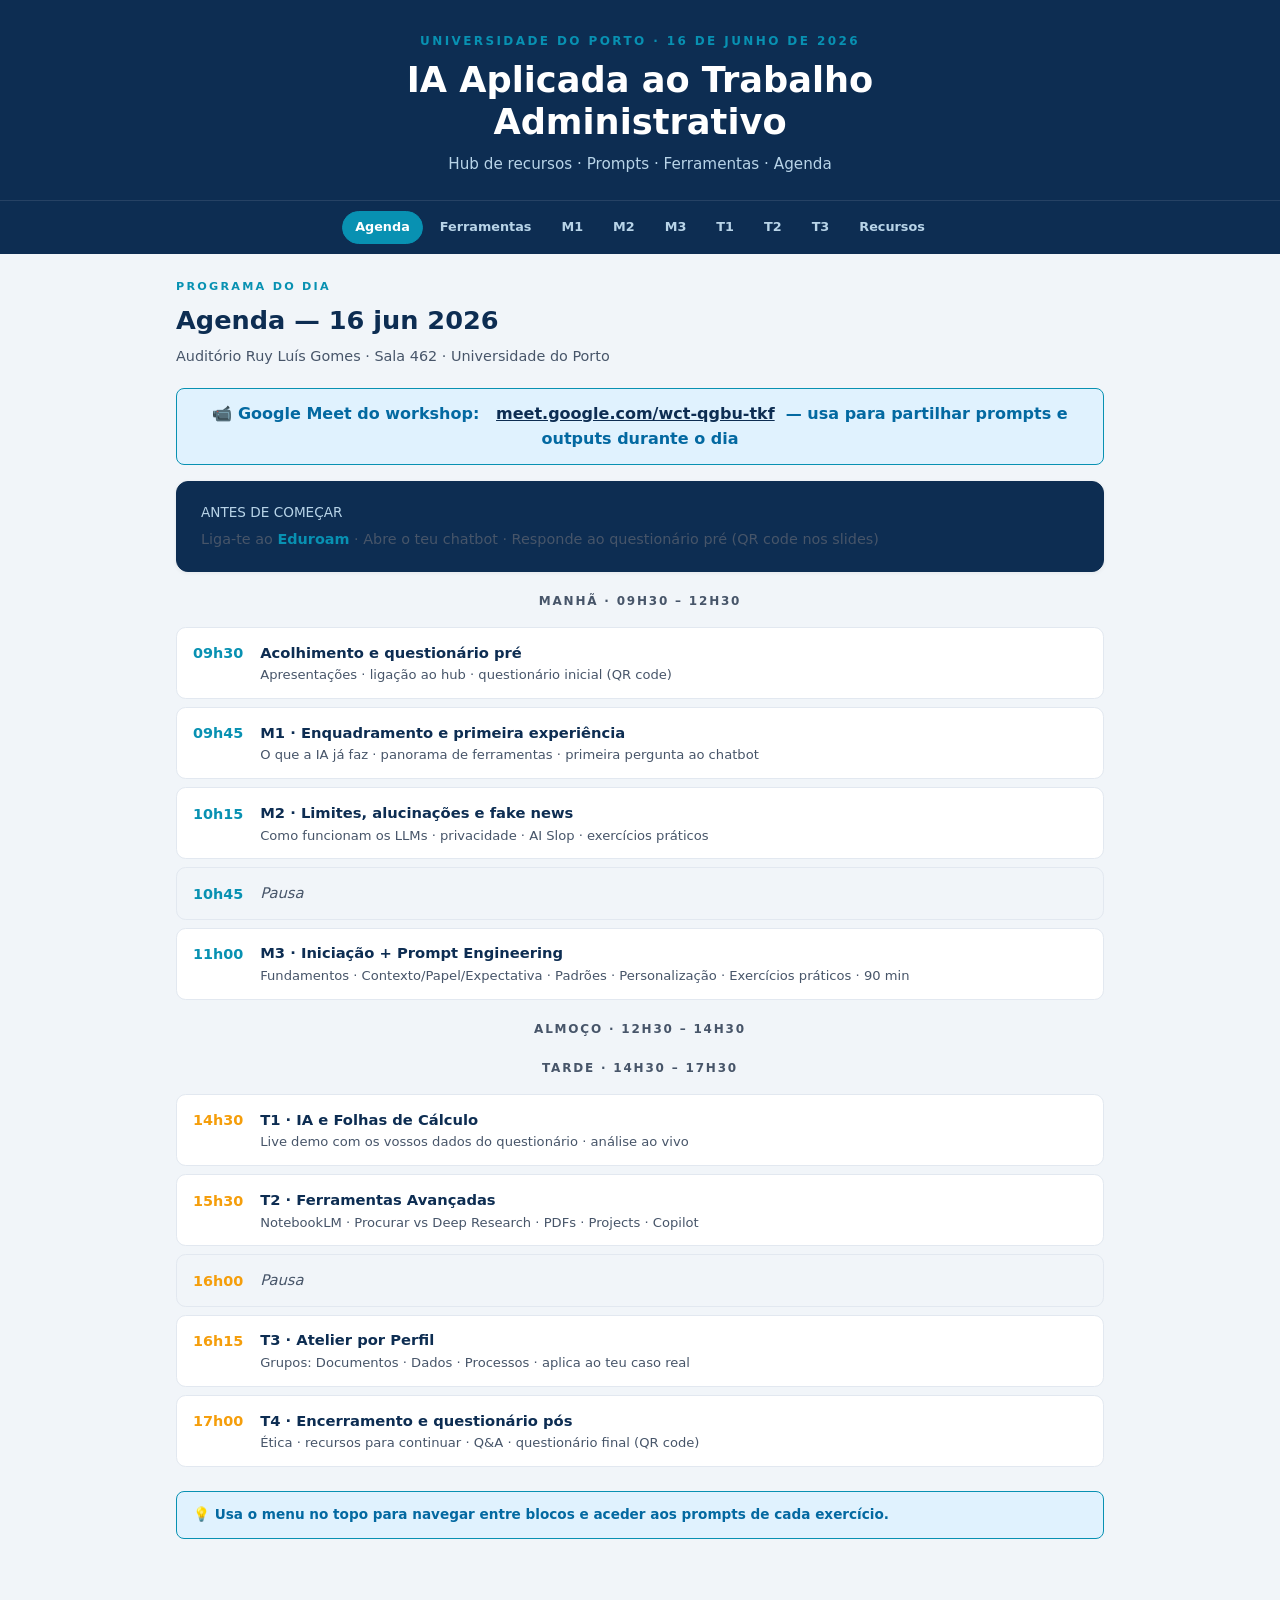
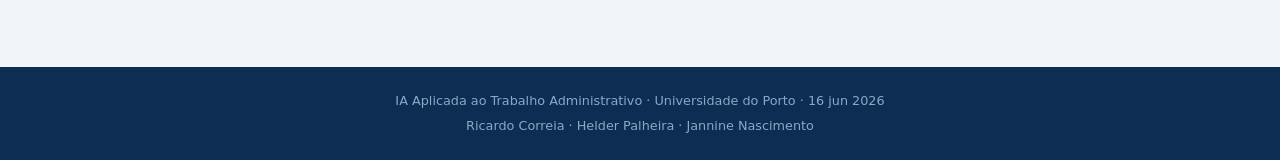
<file: workshop_v2.html>
<!DOCTYPE html>
<html lang="pt">
<head>
<meta charset="UTF-8">
<meta http-equiv="Cache-Control" content="no-cache, no-store, must-revalidate">
<meta http-equiv="Pragma" content="no-cache">
<meta http-equiv="Expires" content="0">
<meta name="viewport" content="width=device-width, initial-scale=1.0">
<title>IA no Trabalho Administrativo · U.Porto · 16 jun 2026</title>
<style>
  :root {
    --navy:   #0D2D52;
    --cyan:   #0891B2;
    --amber:  #F59E0B;
    --green:  #10B981;
    --red:    #DC2626;
    --slate9: #1E293B;
    --slate6: #475569;
    --slate2: #E2E8F0;
    --slate1: #F1F5F9;
    --white:  #FFFFFF;
  }
  * { box-sizing: border-box; margin: 0; padding: 0; }
  body { font-family: 'Segoe UI', system-ui, sans-serif; background: var(--slate1); color: var(--slate9); line-height: 1.6; }

  /* ── HEADER ── */
  header {
    background: var(--navy);
    color: var(--white);
    padding: 2rem 1.5rem 1.5rem;
    text-align: center;
  }
  header .tag {
    font-size: .75rem; font-weight: 700; letter-spacing: .2em;
    color: var(--cyan); text-transform: uppercase; margin-bottom: .5rem;
  }
  header h1 { font-size: clamp(1.4rem, 4vw, 2.2rem); font-weight: 800; line-height: 1.2; margin-bottom: .5rem; }
  header p  { font-size: .95rem; color: #B8D4E8; }

  /* ── NAV TABS ── */
  nav {
    background: var(--navy);
    border-top: 1px solid rgba(255,255,255,.1);
    display: flex; flex-wrap: wrap; justify-content: center; gap: .25rem;
    padding: .6rem 1rem;
    position: sticky; top: 0; z-index: 100;
  }
  nav a {
    color: #B8D4E8; font-size: .8rem; font-weight: 600;
    text-decoration: none; padding: .35rem .75rem;
    border-radius: 99px; border: 1px solid transparent;
    transition: all .15s;
  }
  nav a:hover, nav a.active { background: var(--cyan); color: var(--white); border-color: var(--cyan); }

  /* ── MAIN ── */
  main { max-width: 960px; margin: 0 auto; padding: 1.5rem 1rem 4rem; }

  /* ── SECTIONS ── */
  section { display: none; }
  section.active { display: block; }

  /* ── SECTION HEADER ── */
  .sec-header { margin-bottom: 1.25rem; }
  .sec-header .label {
    font-size: .7rem; font-weight: 700; letter-spacing: .2em;
    color: var(--cyan); text-transform: uppercase; margin-bottom: .25rem;
  }
  .sec-header h2 { font-size: 1.6rem; font-weight: 800; color: var(--navy); }
  .sec-header p  { font-size: .9rem; color: var(--slate6); margin-top: .25rem; }

  /* ── CARD ── */
  .card {
    background: var(--white); border-radius: .75rem;
    border: 1px solid var(--slate2); padding: 1.25rem 1.5rem;
    margin-bottom: 1rem;
    box-shadow: 0 1px 4px rgba(0,0,0,.06);
  }
  .card h3 { font-size: 1rem; font-weight: 700; color: var(--navy); margin-bottom: .4rem; }
  .card p  { font-size: .88rem; color: var(--slate6); }

  /* ── GRID ── */
  .grid2 { display: grid; grid-template-columns: 1fr 1fr; gap: 1rem; }
  .grid3 { display: grid; grid-template-columns: repeat(3, 1fr); gap: 1rem; }
  @media(max-width:640px) { .grid2, .grid3 { grid-template-columns: 1fr; } }

  /* ── TOOL CARD ── */
  .tool-card {
    background: var(--white); border-radius: .75rem;
    border: 1px solid var(--slate2); padding: 1rem 1.25rem;
    display: flex; flex-direction: column; gap: .3rem;
    box-shadow: 0 1px 4px rgba(0,0,0,.06);
  }
  .tool-card .tc-name { font-size: .95rem; font-weight: 700; color: var(--navy); }
  .tool-card .tc-desc { font-size: .82rem; color: var(--slate6); }
  .tool-card a {
    display: inline-block; margin-top: .4rem;
    font-size: .8rem; font-weight: 600; color: var(--cyan);
    text-decoration: none; border: 1px solid var(--cyan);
    padding: .2rem .65rem; border-radius: 99px;
  }
  .tool-card a:hover { background: var(--cyan); color: var(--white); }

  /* ── BADGE ── */
  .badge {
    display: inline-block; font-size: .7rem; font-weight: 700;
    padding: .15rem .5rem; border-radius: 99px; margin-bottom: .35rem;
    letter-spacing: .05em; text-transform: uppercase;
  }
  .badge-cyan   { background: #E0F2FE; color: #0369A1; }
  .badge-amber  { background: #FEF3C7; color: #92400E; }
  .badge-green  { background: #D1FAE5; color: #065F46; }
  .badge-navy   { background: #DBEAFE; color: var(--navy); }
  .badge-red    { background: #FEE2E2; color: #991B1B; }

  /* ── PROMPT BOX ── */
  .prompt-box {
    background: var(--slate1); border-left: 4px solid var(--cyan);
    border-radius: 0 .5rem .5rem 0; padding: .9rem 1rem;
    margin: .75rem 0; position: relative;
  }
  .prompt-box pre {
    font-family: 'Consolas', 'Courier New', monospace;
    font-size: .82rem; color: var(--slate9);
    white-space: pre-wrap; word-break: break-word;
  }
  .copy-btn {
    position: absolute; top: .5rem; right: .5rem;
    background: var(--cyan); color: var(--white);
    border: none; cursor: pointer; border-radius: .35rem;
    font-size: .72rem; font-weight: 600; padding: .2rem .55rem;
  }
  .copy-btn:hover { background: var(--navy); }

  /* ── AGENDA ── */
  .agenda-block {
    display: flex; gap: 1rem; align-items: flex-start;
    padding: .8rem 1rem; background: var(--white);
    border-radius: .6rem; border: 1px solid var(--slate2);
    margin-bottom: .5rem;
  }
  .agenda-time {
    min-width: 3.2rem; font-size: .9rem; font-weight: 800;
    color: var(--cyan); padding-top: .1rem;
  }
  .agenda-time.amber { color: var(--amber); }
  .agenda-title  { font-size: .92rem; font-weight: 700; color: var(--navy); }
  .agenda-desc   { font-size: .82rem; color: var(--slate6); }
  .agenda-pause  { background: var(--slate1); }
  .agenda-pause .agenda-title { color: var(--slate6); font-weight: 500; font-style: italic; }

  /* ── DIVIDER ── */
  .divider { border: none; border-top: 1px solid var(--slate2); margin: 1.5rem 0; }
  .divider-label {
    text-align: center; margin: 1.25rem 0 1rem;
    font-size: .75rem; font-weight: 700; color: var(--slate6);
    letter-spacing: .15em; text-transform: uppercase;
  }

  /* ── ALERT ── */
  .alert {
    padding: .75rem 1rem; border-radius: .5rem; margin-bottom: 1rem;
    font-size: .85rem; font-weight: 600;
  }
  .alert-amber { background: #FEF3C7; color: #92400E; border: 1px solid var(--amber); }
  .alert-red   { background: #FEE2E2; color: #991B1B; border: 1px solid var(--red); }
  .alert-cyan  { background: #E0F2FE; color: #0369A1; border: 1px solid var(--cyan); }

  /* ── FOOTER ── */
  footer {
    background: var(--navy); color: #8AA9C4;
    text-align: center; font-size: .8rem; padding: 1.5rem;
    margin-top: 3rem;
  }
</style>
</head>
<body>

<header>
  <div class="tag">Universidade do Porto · 16 de junho de 2026</div>
  <h1>IA Aplicada ao Trabalho<br>Administrativo</h1>
  <p>Hub de recursos · Prompts · Ferramentas · Agenda</p>
</header>

<nav>
  <a href="#" class="active" data-sec="agenda">Agenda</a>
  <a href="#" data-sec="ferramentas">Ferramentas</a>
  <a href="#" data-sec="m1">M1</a>
  <a href="#" data-sec="m2">M2</a>
  <a href="#" data-sec="m3">M3</a>
  <a href="#" data-sec="t1">T1</a>
  <a href="#" data-sec="t2">T2</a>
  <a href="#" data-sec="t3">T3</a>
  <a href="#" data-sec="recursos">Recursos</a>
</nav>

<main>

<!-- ══════════════════════════════════════════════
     AGENDA
══════════════════════════════════════════════ -->
<section id="agenda" class="active">
  <div class="sec-header">
    <div class="label">Programa do dia</div>
    <h2>Agenda — 16 jun 2026</h2>
    <p>Auditório Ruy Luís Gomes · Sala 462 · Universidade do Porto</p>
  </div>

  <div class="alert alert-cyan" style="text-align:center;font-size:1rem">
    📹 <strong>Google Meet do workshop:</strong> &nbsp;
    <a href="https://meet.google.com/wct-qgbu-tkf" id="meet-link" style="color:var(--navy);font-weight:700" target="_blank">meet.google.com/wct-qgbu-tkf</a>
    &nbsp;— usa para partilhar prompts e outputs durante o dia
  </div>

  <div class="card" style="background:var(--navy);color:var(--white);border-color:var(--navy);">
    <p style="font-size:.85rem;color:#B8D4E8;margin-bottom:.25rem;">ANTES DE COMEÇAR</p>
    <p style="font-size:.9rem;">Liga-te ao <strong style="color:var(--cyan)">Eduroam</strong> · Abre o teu chatbot · Responde ao questionário pré (QR code nos slides)</p>
  </div>

  <div class="divider-label">MANHÃ · 09h30 – 12h30</div>

  <div class="agenda-block">
    <div class="agenda-time">09h30</div>
    <div><div class="agenda-title">Acolhimento e questionário pré</div><div class="agenda-desc">Apresentações · ligação ao hub · questionário inicial (QR code)</div></div>
  </div>
  <div class="agenda-block">
    <div class="agenda-time">09h45</div>
    <div><div class="agenda-title">M1 · Enquadramento e primeira experiência</div><div class="agenda-desc">O que a IA já faz · panorama de ferramentas · primeira pergunta ao chatbot</div></div>
  </div>
  <div class="agenda-block">
    <div class="agenda-time">10h15</div>
    <div><div class="agenda-title">M2 · Limites, alucinações e fake news</div><div class="agenda-desc">Como funcionam os LLMs · privacidade · AI Slop · exercícios práticos</div></div>
  </div>
  <div class="agenda-block agenda-pause">
    <div class="agenda-time">10h45</div>
    <div><div class="agenda-title">Pausa</div></div>
  </div>
  <div class="agenda-block">
    <div class="agenda-time">11h00</div>
    <div><div class="agenda-title">M3 · Iniciação + Prompt Engineering</div><div class="agenda-desc">Fundamentos · Contexto/Papel/Expectativa · Padrões · Personalização · Exercícios práticos · 90 min</div></div>
  </div>

  <div class="divider-label">ALMOÇO · 12h30 – 14h30</div>

  <div class="divider-label">TARDE · 14h30 – 17h30</div>

  <div class="agenda-block">
    <div class="agenda-time amber">14h30</div>
    <div><div class="agenda-title">T1 · IA e Folhas de Cálculo</div><div class="agenda-desc">Live demo com os vossos dados do questionário · análise ao vivo</div></div>
  </div>
  <div class="agenda-block">
    <div class="agenda-time amber">15h30</div>
    <div><div class="agenda-title">T2 · Ferramentas Avançadas</div><div class="agenda-desc">NotebookLM · Procurar vs Deep Research · PDFs · Projects · Copilot</div></div>
  </div>
  <div class="agenda-block agenda-pause">
    <div class="agenda-time amber">16h00</div>
    <div><div class="agenda-title">Pausa</div></div>
  </div>
  <div class="agenda-block">
    <div class="agenda-time amber">16h15</div>
    <div><div class="agenda-title">T3 · Atelier por Perfil</div><div class="agenda-desc">Grupos: Documentos · Dados · Processos · aplica ao teu caso real</div></div>
  </div>
  <div class="agenda-block">
    <div class="agenda-time amber">17h00</div>
    <div><div class="agenda-title">T4 · Encerramento e questionário pós</div><div class="agenda-desc">Ética · recursos para continuar · Q&A · questionário final (QR code)</div></div>
  </div>

  <div style="margin-top:1.5rem" class="alert alert-cyan">
    💡 Usa o menu no topo para navegar entre blocos e aceder aos prompts de cada exercício.
  </div>
</section>

<!-- ══════════════════════════════════════════════
     FERRAMENTAS
══════════════════════════════════════════════ -->
<section id="ferramentas">
  <div class="sec-header">
    <div class="label">Links rápidos</div>
    <h2>Ferramentas do dia</h2>
    <p>Abre já as que vais usar. Sessão iniciada, sem popups no meio dos exercícios.</p>
  </div>

  <div class="divider-label">CHATBOTS GENERALISTAS</div>
  <div class="grid3">
    <div class="tool-card">
      <div class="tc-name">ChatGPT</div>
      <div class="tc-desc">OpenAI · gratuito e Plus · o mais conhecido</div>
      <a href="https://chatgpt.com" target="_blank">Abrir →</a>
    </div>
    <div class="tool-card">
      <div class="tc-name">Claude</div>
      <div class="tc-desc">Anthropic · Projects e Skills · Cowork</div>
      <a href="https://claude.ai" target="_blank">Abrir →</a>
    </div>
    <div class="tool-card">
      <div class="tc-name">Copilot</div>
      <div class="tc-desc">Microsoft · integrado no M365 · disponível na U.Porto (alguns)</div>
      <a href="https://copilot.microsoft.com" target="_blank">Abrir →</a>
    </div>
    <div class="tool-card">
      <div class="tc-name">Gemini</div>
      <div class="tc-desc">Google · integrado com Drive e Docs</div>
      <a href="https://gemini.google.com" target="_blank">Abrir →</a>
    </div>
    <div class="tool-card">
      <div class="tc-name">Perplexity</div>
      <div class="tc-desc">Pesquisa web com IA · bom para investigação com fontes</div>
      <a href="https://perplexity.ai" target="_blank">Abrir →</a>
    </div>
  </div>

  <div class="divider-label">FERRAMENTAS ESPECIALIZADAS</div>
  <div class="grid3">
    <div class="tool-card">
      <div class="tc-name">NotebookLM</div>
      <div class="tc-desc">Google · análise de documentos · grounding · podcasts</div>
      <a href="https://notebooklm.google.com" target="_blank">Abrir →</a>
    </div>
    <div class="tool-card">
      <div class="tc-name">DeepL Write</div>
      <div class="tc-desc">Escrita assistida · tradução de alta qualidade</div>
      <a href="https://www.deepl.com/write" target="_blank">Abrir →</a>
    </div>
    <div class="tool-card">
      <div class="tc-name">Gamma</div>
      <div class="tc-desc">Apresentações com IA em minutos</div>
      <a href="https://gamma.app" target="_blank">Abrir →</a>
    </div>
  </div>

  <div class="divider-label">QUESTIONÁRIOS</div>
  <div class="grid2">
    <div class="tool-card">
      <div class="tc-name">📋 Questionário Pré-formação</div>
      <div class="tc-desc">Preenche antes das 09h45 · anónimo · 3 min</div>
      <a href="https://forms.gle/fD4tykXthSUvnRvN6" target="_blank">Abrir formulário →</a>
    </div>
    <div class="tool-card">
      <div class="tc-name">📋 Questionário Pós-formação</div>
      <div class="tc-desc">Preenche no final · avaliação + o que levas daqui</div>
      <a href="https://forms.gle/Bb611q29QpPcN9BSA" target="_blank">Abrir formulário →</a>
    </div>
  </div>

  <div class="divider-label">QR CODES — digitaliza com o telemóvel</div>
  <div class="grid3" style="max-width:600px;margin:0 auto">
    <div style="text-align:center">
      <img src="[data-uri]" style="width:140px;height:140px;border-radius:.5rem;border:2px solid var(--slate2)">
      <p style="font-size:.8rem;font-weight:700;color:var(--cyan);margin-top:.4rem">HUB DO WORKSHOP</p>
      <p style="font-size:.7rem;color:var(--slate6)">ricardojccorreia.github.io/GenAI</p>
    </div>
    <div style="text-align:center">
      <img src="[data-uri]" style="width:140px;height:140px;border-radius:.5rem;border:2px solid var(--amber)">
      <p style="font-size:.8rem;font-weight:700;color:var(--amber);margin-top:.4rem">QUESTIONÁRIO PRÉ</p>
      <p style="font-size:.7rem;color:var(--slate6)">Preenche antes das 09h45</p>
    </div>
    <div style="text-align:center">
      <img src="[data-uri]" style="width:140px;height:140px;border-radius:.5rem;border:2px solid var(--green)">
      <p style="font-size:.8rem;font-weight:700;color:var(--green);margin-top:.4rem">QUESTIONÁRIO PÓS</p>
      <p style="font-size:.7rem;color:var(--slate6)">Preenche no final do dia</p>
    </div>
  </div>
</section>

<!-- ══════════════════════════════════════════════
     M1
══════════════════════════════════════════════ -->
<section id="m1">
  <div class="sec-header">
    <div class="label">Bloco M1 · 09h45 – 10h15 · 30 min</div>
    <h2>Enquadramento e Primeira Experiência</h2>
    <p>O que a IA já faz bem — e onde tropeça.</p>
  </div>

  <div class="alert alert-cyan">🎯 Objetivo: criar desde o início um instinto de verificação.</div>

  <div class="card">
    <span class="badge badge-amber">EXERCÍCIO · 15 MIN</span>
    <h3>A Primeira Pergunta Difícil</h3>
    <p>Faz ao teu chatbot uma pergunta com resposta curta e verificável. Depois partilha no Meet: acertou? errou? o que disse exatamente?</p>
    <div class="prompt-box">
      <button class="copy-btn" onclick="copyPrompt(this)">Copiar</button>
      <pre>Em que edifício fica o Auditório Ruy Luís Gomes na Universidade do Porto?</pre>
    </div>
    <p style="font-size:.82rem;color:var(--slate6);margin-top:.5rem;">💡 Podes inventar a tua própria pergunta — sobre a tua faculdade, o teu serviço, uma data importante.</p>
  </div>
</section>

<!-- ══════════════════════════════════════════════
     M2
══════════════════════════════════════════════ -->
<section id="m2">
  <div class="sec-header">
    <div class="label">Bloco M2 · 10h15 – 10h45 · 30 min</div>
    <h2>Limites, Alucinações e Fake News</h2>
    <p>Como funciona a IA por dentro — e porque é tão fácil acreditar nela.</p>
  </div>

  <div class="alert alert-red">⚠️ Exercício de consciencialização. Os conteúdos gerados ficam no teu chat — não partilhar fora da sala.</div>

  <div class="card">
    <span class="badge badge-amber">EXERCÍCIO PARTE 1 · 8 MIN</span>
    <h3>Apanha a IA a mentir</h3>
    <p>Tenta fazer o teu chatbot inventar um facto verificável. Partilha no Meet: a pergunta, a "mentira" gerada, e como percebeste que era falsa.</p>
    <div class="prompt-box">
      <button class="copy-btn" onclick="copyPrompt(this)">Copiar</button>
      <pre>Apresenta-me uma bibliografia com 3 artigos científicos sobre gestão administrativa universitária em Portugal, publicados entre 2020 e 2024. Inclui título, autores, revista e DOI.</pre>
    </div>
  </div>

  <div class="card">
    <span class="badge badge-red">EXERCÍCIO PARTE 2 · 8 MIN</span>
    <h3>Gera uma fake news credível</h3>
    <p>Pede ao chatbot uma notícia falsa mas plausível sobre a U.Porto. Objetivo: perceber a facilidade — e a responsabilidade que isso implica.</p>
    <div class="prompt-box">
      <button class="copy-btn" onclick="copyPrompt(this)">Copiar</button>
      <pre>Escreve uma notícia curta no estilo de um jornal nacional sobre uma decisão chocante e polémica do Professor Ricardo Correia. Ele é conhecido pelas sessões de ensino de GenAI junto dos funcionários da Universidade do Porto. Por vezes ele arrisca muito na promoção de novas tecnologias. Sê credível: usa datas, números e citações realistas.</pre>
    </div>
  </div>
</section>

<!-- ══════════════════════════════════════════════
     M3
══════════════════════════════════════════════ -->
<section id="m3">
  <div class="sec-header">
    <div class="label">Bloco M3 · 11h00 – 12h30 · 90 min · Núcleo do workshop</div>
    <h2>Iniciação + Prompt Engineering</h2>
    <p>Este bloco introduz princípios práticos de engenharia de prompts para trabalho administrativo em contexto universitário. O objetivo é reduzir respostas genéricas, controlar melhor o formato de saída e transformar pedidos vagos em instruções claras, reutilizáveis e orientadas à decisão.</p>
  </div>

  <div class="alert alert-cyan">
    🎯 <strong>No final do bloco</strong>, cada participante deve conseguir construir um prompt aplicável ao seu contexto real, escolher uma técnica adequada ao problema e refinar o output até ficar utilizável.
  </div>

  <!-- ── 1. O que é Engenharia de Prompts ── -->
  <div class="divider-label">O QUE É ENGENHARIA DE PROMPTS</div>
  <div class="card">
    <h3>O que é Engenharia de Prompts</h3>
    <p>A engenharia de prompts é a prática de formular instruções claras, contextualizadas e verificáveis para obter respostas mais úteis de modelos de IA generativa.</p>
    <p style="margin-top:.5rem">Não elimina totalmente a imprevisibilidade dos modelos, mas ajuda a reduzi-la através de contexto, papel, formato, critérios e limites explícitos.</p>
    <div class="alert alert-amber" style="margin-top:.75rem">
      💡 <strong>Ideia-chave:</strong> conversar com IA não é apenas fazer perguntas. É orientar contexto, tarefa, critérios de qualidade e formato de resposta.
    </div>
  </div>

  <!-- ── 2. Porque importa ── -->
  <div class="divider-label">PORQUE IMPORTA: O INPUT DETERMINA O OUTPUT</div>
  <div class="grid2">
    <div class="card" style="border-top:3px solid var(--red)">
      <span class="badge badge-red">❌ PROMPT FRACO</span>
      <div class="prompt-box" style="border-left-color:var(--red)">
        <pre>Faz-me um email sobre a reunião.</pre>
      </div>
      <p style="font-size:.85rem;color:var(--slate6);margin-top:.5rem"><strong>Problemas:</strong> falta contexto · não define destinatário · não indica decisões · não define tom nem estrutura · gera várias iterações.</p>
    </div>
    <div class="card" style="border-top:3px solid var(--green)">
      <span class="badge badge-green">✅ PROMPT MELHOR</span>
      <div class="prompt-box" style="border-left-color:var(--green)">
        <pre>Redige um email formal de follow-up da reunião de serviço de hoje para os 4 participantes. Agenda: orçamento, turnos e formação. Decisões: orçamento revisto em julho; turnos reduzem em setembro. Tom: institucional, adequado à U.Porto. Formato: saudação, 3 bullets de decisões e próximos passos.</pre>
      </div>
      <p style="font-size:.85rem;color:var(--slate6);margin-top:.5rem"><strong>Vantagens:</strong> tom adequado · estrutura clara · contexto suficiente · menos reescrita.</p>
    </div>
  </div>
  <div class="card" style="background:var(--navy);border-color:var(--navy);color:var(--white);text-align:center;padding:.6rem">
    <p style="font-size:.95rem;font-weight:700;margin:0">Mais tempo no prompt = menos tempo nas iterações.</p>
  </div>

  <!-- ── 3. Formatos de saída ── -->
  <div class="divider-label">FORMATOS DE SAÍDA</div>
  <div class="card">
    <h3>Formatos de saída</h3>
    <p>A IA torna-se mais útil quando o formato de saída é definido antes da resposta. O formato certo reduz trabalho manual e facilita a integração nos fluxos administrativos.</p>
    <div class="grid3" style="margin-top:.75rem">
      <div class="tool-card">
        <div class="tc-name">Estrutura de dados</div>
        <div class="tc-desc">Listas hierárquicas, tabelas, bullets, secções</div>
      </div>
      <div class="tool-card">
        <div class="tc-name">Apresentações</div>
        <div class="tc-desc">Estrutura, número de slides, tempo de apresentação</div>
      </div>
      <div class="tool-card">
        <div class="tc-name">Formatos de escrita</div>
        <div class="tc-desc">Markdown, HTML, texto institucional, wikitext</div>
      </div>
      <div class="tool-card">
        <div class="tc-name">Código e automação</div>
        <div class="tc-desc">Python, fórmulas Excel, scripts simples</div>
      </div>
      <div class="tool-card">
        <div class="tc-name">Documentação técnica</div>
        <div class="tc-desc">LaTeX, referências estruturadas, resumos técnicos</div>
      </div>
      <div class="tool-card">
        <div class="tc-name">Enriquecimento visual</div>
        <div class="tc-desc">Emojis, ícones ou sinalética simples quando fizer sentido</div>
      </div>
    </div>
    <p style="font-size:.85rem;color:var(--slate6);margin-top:.75rem;font-style:italic">Definir o formato não é detalhe estético. É parte da tarefa.</p>
  </div>

  <!-- ── 4. A tríade base ── -->
  <div class="divider-label">A TRÍADE BASE: CONTEXTO · PAPEL · EXPECTATIVA</div>
  <div class="card">
    <h3>A tríade base: Contexto · Papel · Expectativa</h3>
    <p>Um bom prompt separa claramente o que o modelo precisa de saber, que função deve assumir e que resultado deve entregar.</p>
    <div class="grid3" style="margin-top:.75rem">
      <div class="card" style="border-top:3px solid var(--cyan);margin-bottom:0">
        <span class="badge badge-cyan">CONTEXTO</span>
        <p style="font-size:.85rem">O que está em causa, para quem, com que fontes e limites.</p>
      </div>
      <div class="card" style="border-top:3px solid var(--amber);margin-bottom:0">
        <span class="badge badge-amber">PAPEL</span>
        <p style="font-size:.85rem">Que função o modelo deve assumir, com que domínio, perspetiva e critérios.</p>
      </div>
      <div class="card" style="border-top:3px solid var(--green);margin-bottom:0">
        <span class="badge badge-green">EXPECTATIVA</span>
        <p style="font-size:.85rem">Que tarefa deve executar, em que formato, com que extensão e critérios de qualidade.</p>
      </div>
    </div>
  </div>

  <div class="card">
    <span class="badge badge-navy">TEMPLATE — copia e adapta</span>
    <div class="prompt-box">
      <button class="copy-btn" onclick="copyPrompt(this)">Copiar</button>
      <pre>## Contexto
[Qual é o material, qual é o objetivo, quem é o público-alvo, que fontes contam e quais são os limites.]

## Papel
[Que função o modelo deve assumir, em que domínio, com que critérios de julgamento, para que destinatário e com que estilo.]

## Expectativa
[Que tarefa deve executar, em que formato, com que extensão, com que secções obrigatórias, com que critérios de qualidade e o que deve fazer se faltar informação.]</pre>
    </div>
  </div>

  <div class="card">
    <span class="badge badge-cyan">EXEMPLO COMPLETO — Síntese de ata para direção</span>
    <div class="prompt-box">
      <button class="copy-btn" onclick="copyPrompt(this)">Copiar</button>
      <pre>## Contexto
Vou fornecer uma ata de reunião sobre implementação de uma solução de IA num serviço. O objetivo é preparar uma síntese para uma reunião de direção. Usa apenas o conteúdo da ata. Não inventes decisões, datas ou responsáveis.

## Papel
Atua como consultor em transformação digital, com experiência em governação de IA, adoção organizacional e gestão de mudança. Prioriza segurança, viabilidade operacional e clareza decisória.

## Expectativa
Produz uma síntese executiva em português europeu, com no máximo 500 palavras. Inclui: decisões tomadas, riscos identificados, responsáveis, pontos em aberto e 5 próximos passos priorizados. Se houver informação insuficiente, inclui uma secção final chamada "Lacunas a esclarecer".</pre>
    </div>
  </div>

  <!-- ── 5. Prompt estruturado aplicado à U.Porto ── -->
  <div class="divider-label">PROMPT ESTRUTURADO APLICADO À U.PORTO</div>
  <p style="font-size:.9rem;color:var(--slate6);margin-bottom:1rem">Os exemplos seguintes mantêm os três temas práticos, mas usam a estrutura Contexto · Papel · Expectativa.</p>

  <div class="card" style="border-top:3px solid var(--cyan)">
    <span class="badge badge-cyan">TEMA 1 · O Processo que nunca acaba</span>
    <div class="prompt-box">
      <button class="copy-btn" onclick="copyPrompt(this)">Copiar</button>
      <pre>## Contexto
Tenho um pedido de um funcionário para alteração do regime de horário de trabalho. O processo já passou pela chefia direta, que aprovou, e está agora em análise nos RH. O pedido foi deferido e produz efeitos a partir do próximo mês.

## Papel
Atua como assistente administrativo especializado em processos universitários e comunicação institucional, com foco em clareza, rigor e linguagem adequada à U.Porto.

## Expectativa
Redige um despacho de resposta formal. Usa estrutura com cabeçalho, corpo e assinatura. Não inventes normas, artigos legais ou responsáveis. Se faltar alguma informação obrigatória, assinala como "[a completar]".</pre>
    </div>
  </div>

  <div class="card" style="border-top:3px solid var(--amber)">
    <span class="badge badge-amber">TEMA 2 · A Reunião de Segunda-feira</span>
    <div class="prompt-box">
      <button class="copy-btn" onclick="copyPrompt(this)">Copiar</button>
      <pre>## Contexto
Tive uma reunião de serviço com 4 pontos: aprovação da ata anterior, orçamento do 1.º semestre, reorganização de turnos de atendimento e diversos.

Decisões: orçamento 12% abaixo do previsto, revisto em julho; turnos passam de 3 para 2 por dia a partir de setembro; fica pendente uma proposta de formação interna.

## Papel
Atua como assistente especializado em comunicação institucional universitária, com foco em clareza, seguimento de decisões e utilidade para equipas administrativas.

## Expectativa
Produz um email formal de resumo executivo para os participantes. Inclui decisões, pontos de ação, responsáveis quando existirem e assuntos pendentes. Se faltarem responsáveis, assinala como "a definir".</pre>
    </div>
  </div>

  <div class="card" style="border-top:3px solid var(--green)">
    <span class="badge badge-green">TEMA 3 · Os Números do Serviço</span>
    <div class="prompt-box">
      <button class="copy-btn" onclick="copyPrompt(this)">Copiar</button>
      <pre>## Contexto
Tenho uma tabela com faculdades da U.Porto, cursos de licenciatura e número de vagas em 2026.
[tabela a anexar]

## Papel
Atua como assistente de análise e comunicação de dados para serviços universitários. A tua função é transformar dados em texto claro para leitura por dirigentes.

## Expectativa
Produz 2 parágrafos narrativos para incluir num relatório de atividade. Não uses jargão técnico. Inclui apenas os números mais relevantes e evita conclusões que os dados não sustentem.</pre>
    </div>
  </div>

  <!-- ── 6. Padrões de Prompts ── -->
  <div class="divider-label">PADRÕES DE PROMPTS</div>
  <div class="card">
    <p>Padrões de prompts são estruturas repetíveis para comunicar melhor com modelos de IA. Ajudam a reduzir ambiguidades, aumentar consistência e controlar melhor o resultado.</p>
  </div>

  <div class="card">
    <span class="badge badge-cyan">PERSONA</span>
    <h3>Define o papel que o modelo deve assumir</h3>
    <p style="font-size:.85rem;color:var(--slate6);margin-bottom:.6rem">Orienta perspetiva, linguagem, critérios de análise e tipo de raciocínio esperado. Funciona melhor quando está ligada a uma tarefa concreta.</p>
    <div class="prompt-box">
      <button class="copy-btn" onclick="copyPrompt(this)">Copiar</button>
      <pre>Atua como consultor sénior em administração universitária, gestão de processos e preparação de informação executiva.

Transforma informação dispersa em outputs claros, rigorosos e acionáveis, adequados a dirigentes, equipas de gestão e serviços administrativos.

Prioriza clareza, objetividade, consistência, identificação de riscos, opções de decisão e próximos passos.

Não inventes dados, normas internas, decisões institucionais ou enquadramentos legais. Quando houver incerteza, explicita pressupostos.</pre>
    </div>
  </div>

  <div class="card">
    <span class="badge badge-amber">ONE-SHOT E FEW-SHOT</span>
    <h3>Ensina pelo exemplo</h3>
    <p style="font-size:.85rem;color:var(--slate6)">No <strong>one-shot</strong>, é dado um exemplo único de entrada e saída. No <strong>few-shot</strong>, são dados 2 a 4 exemplos para mostrar estrutura, tom, nível de detalhe, critérios e formato.</p>
    <p style="font-size:.85rem;color:var(--slate6);margin-top:.4rem"><strong>Quando usar:</strong> quando o formato da resposta é específico, quando há uma rubrica de avaliação, quando o tom é difícil de explicar ou quando se pretende classificar casos de forma consistente.</p>
  </div>

  <div class="card">
    <span class="badge badge-green">PERSONA-AUDIÊNCIA</span>
    <h3>Ajusta a explicação ao destinatário</h3>
    <p style="font-size:.85rem;color:var(--slate6);margin-bottom:.6rem">Define cargo, nível de literacia, contexto institucional, objetivo e decisão a apoiar.</p>
    <div class="prompt-box">
      <button class="copy-btn" onclick="copyPrompt(this)">Copiar</button>
      <pre>Explica este tema para uma equipa administrativa universitária sem formação técnica em IA. Usa linguagem institucional, exemplos do trabalho administrativo e evita jargão técnico. O objetivo é apoiar uma decisão prática, não produzir uma explicação académica.</pre>
    </div>
  </div>

  <div class="card">
    <span class="badge badge-cyan">FLIPPED INTERACTION — INTERAÇÃO INVERTIDA</span>
    <h3>A IA faz perguntas antes de produzir o output</h3>
    <div class="prompt-box">
      <button class="copy-btn" onclick="copyPrompt(this)">Copiar</button>
      <pre>Quero que me ajudes a redigir um [tipo de documento].

Antes de começares, faz-me as perguntas que precisas de ter respondidas para produzir um resultado de qualidade.

Pergunta uma de cada vez e espera pela minha resposta antes de passares à próxima.</pre>
    </div>
  </div>

  <div class="card">
    <span class="badge badge-navy">CHAIN-OF-THOUGHT — RACIOCÍNIO ESTRUTURADO</span>
    <h3>Análise por etapas com resposta final estruturada</h3>
    <p style="font-size:.85rem;color:var(--slate6);margin-bottom:.6rem">Não pedir ao modelo para mostrar raciocínio interno extenso. Pedir uma resposta final estruturada por síntese, critérios, pressupostos, riscos e recomendação.</p>
    <div class="prompt-box">
      <button class="copy-btn" onclick="copyPrompt(this)">Copiar</button>
      <pre>Analisa o problema por etapas antes de responder.

Na resposta final, apresenta apenas:
1. síntese;
2. critérios usados;
3. pressupostos;
4. riscos;
5. recomendação.</pre>
    </div>
  </div>

  <!-- ── 7. Personalização do chatbot ── -->
  <div class="divider-label">PERSONALIZAÇÃO DO CHATBOT</div>
  <div class="card">
    <h3>Personalização do chatbot</h3>
    <p>A personalização eficaz permite que a IA compreenda contexto recorrente sem obrigar o utilizador a repetir a mesma informação em todas as conversas.</p>
    <div class="alert alert-amber" style="margin-top:.75rem">
      💡 <strong>Regra:</strong> contexto estável deve ir para a configuração. Contexto específico da tarefa deve ir para o prompt da conversa.
    </div>
    <div class="grid2" style="margin-top:.75rem">
      <div class="card" style="border-left:4px solid var(--cyan);margin-bottom:0">
        <h3 style="font-size:.9rem;color:var(--cyan)">INSTRUÇÕES PERSONALIZADAS</h3>
        <p style="font-size:.82rem;color:var(--slate6)">Função profissional · Serviço ou unidade · Preferência por PT-PT e tom institucional · Tipo de outputs frequentes</p>
      </div>
      <div class="card" style="border-left:4px solid var(--amber);margin-bottom:0">
        <h3 style="font-size:.9rem;color:var(--amber)">PROMPT DA CONVERSA</h3>
        <p style="font-size:.82rem;color:var(--slate6)">Ata, tabela, email ou tarefa do dia · Datas, nomes e decisões pontuais</p>
      </div>
    </div>
  </div>

  <div class="card">
    <span class="badge badge-amber">TEMPLATE DE PERSONALIZAÇÃO — copia e cola nas definições do teu chatbot</span>
    <div class="prompt-box">
      <button class="copy-btn" onclick="copyPrompt(this)">Copiar</button>
      <pre>Sou [cargo] no [nome do serviço] da Universidade do Porto, na [faculdade/unidade].

O meu trabalho inclui principalmente: [gestão de processos académicos, apoio a candidaturas, elaboração de documentação institucional, gestão orçamental, comunicação com estudantes e docentes].

Quando me ajudas a redigir documentos, usa sempre:
- linguagem formal e institucional, em português europeu;
- tom neutro e profissional, adequado a correspondência oficial da U.Porto;
- estrutura clara, com parágrafos curtos e conclusão objetiva.

Evita expressões coloquiais, anglicismos desnecessários e linguagem de marketing.

Se precisares de informação que não te dei, pergunta antes de avançar.
Se não souberes algo, como regulamentos, datas ou nomes, diz que não sabes. Não inventes.</pre>
    </div>
    <p style="font-size:.82rem;color:var(--slate6);margin-top:.5rem"><strong>Onde configurar:</strong> ChatGPT: Definições → Personalização · Claude: Preferências / Projects → Instruções · Copilot: Personalizar o Copilot → Sobre mim</p>
  </div>

  <!-- ── 8. Erros comuns ── -->
  <div class="divider-label">ERROS COMUNS</div>
  <div class="card">
    <h3>Erros comuns</h3>
    <div class="grid2" style="margin-top:.5rem">
      <div class="tool-card">
        <div class="tc-name">Instruções vagas</div>
        <div class="tc-desc">Fraco: "Responde bem." · Melhor: "Usa estrutura clara, foco prático, riscos e próximos passos."</div>
      </div>
      <div class="tool-card">
        <div class="tc-name">Memória mal usada</div>
        <div class="tc-desc">Evitar guardar datas pontuais, tarefas únicas ou decisões temporárias como se fossem contexto estável.</div>
      </div>
      <div class="tool-card">
        <div class="tc-name">Contexto misturado</div>
        <div class="tc-desc">Separar identidade profissional (configuração) de pedidos específicos da conversa (prompt).</div>
      </div>
      <div class="tool-card">
        <div class="tc-name">Formato indefinido</div>
        <div class="tc-desc">Definir sempre o formato quando o output tiver finalidade prática.</div>
      </div>
      <div class="tool-card">
        <div class="tc-name">Ausência de guardrails</div>
        <div class="tc-desc">Indicar o que o modelo deve fazer quando faltam dados, fontes, datas ou responsáveis.</div>
      </div>
    </div>
    <p style="font-size:.85rem;color:var(--slate6);margin-top:.75rem;font-style:italic">Personalizar bem não significa controlar tudo. Significa configurar o suficiente para reduzir fricção sem criar rigidez.</p>
  </div>

  <!-- ── 9. Exercícios guiados ── -->
  <div class="divider-label">EXERCÍCIOS GUIADOS</div>

  <div class="card">
    <span class="badge badge-cyan">EXERCÍCIO 1 · DEIXA A IA CONDUZIR</span>
    <h3>Interação invertida</h3>
    <div class="prompt-box">
      <button class="copy-btn" onclick="copyPrompt(this)">Copiar</button>
      <pre>Quero redigir um [tipo de documento do teu tema].

Antes de o escreveres, faz-me as perguntas que precisas.
Pergunta uma de cada vez.</pre>
    </div>
    <p style="font-size:.85rem;color:var(--slate6);margin-top:.5rem">1. Responde a cada pergunta com a informação que tens. · 2. Se não souberes algo, responde "não sei, adapta". · 3. Avalia se o resultado ficou melhor do que se tivesses dado tudo de uma vez.</p>
  </div>

  <div class="card">
    <span class="badge badge-amber">EXERCÍCIO 2 · TRÊS OPÇÕES, DEPOIS REFINA</span>
    <h3>Escolha múltipla iterativa</h3>
    <div class="prompt-box">
      <button class="copy-btn" onclick="copyPrompt(this)">Copiar</button>
      <pre>Apresenta-me 3 versões diferentes de [output do teu tema]:
A. formal e institucional;
B. profissional e direto;
C. curto e telegráfico.

Não escolhas. Apresenta as 3. Depois digo qual desenvolver.</pre>
    </div>
    <p style="font-size:.85rem;color:var(--slate6);margin-top:.5rem">Depois: <em>"Escolho a versão [X]. Agora desenvolve mais o ponto sobre [Y] e ajusta o tom para [Z]."</em></p>
  </div>

  <div class="card">
    <span class="badge badge-green">EXERCÍCIO 3 · ITERAÇÃO E REFINAMENTO</span>
    <h3>Frases úteis para afinar o resultado</h3>
    <div class="prompt-box">
      <button class="copy-btn" onclick="copyPrompt(this)">Copiar</button>
      <pre>Reduz para metade, mantendo as ideias principais.

Sobe o registo para linguagem mais formal e institucional.

Reorganiza: coloca a conclusão no início.

Substitui "colaboradores" por "Técnicos Superiores" em todo o texto.

Só muda o parágrafo 2. O resto fica igual.

Acrescenta uma secção final com próximos passos.

Transforma isto numa tabela com responsáveis, prazos e estado.</pre>
    </div>
  </div>

  <!-- ── 10. Casos práticos U.Porto ── -->
  <div class="divider-label">CASOS PRÁTICOS DO DIA-A-DIA U.PORTO</div>
  <div class="card">
    <h3>Quando usar cada técnica</h3>
    <table style="width:100%;border-collapse:collapse;font-size:.85rem;margin-top:.5rem">
      <tr style="background:var(--navy);color:white">
        <th style="padding:.5rem .75rem;text-align:left;font-weight:600">Caso</th>
        <th style="padding:.5rem .75rem;text-align:left;font-weight:600">Técnica recomendada</th>
      </tr>
      <tr style="background:var(--white)"><td style="padding:.4rem .75rem;border-bottom:1px solid var(--slate2)">Redigir um ofício institucional</td><td style="padding:.4rem .75rem;border-bottom:1px solid var(--slate2);color:var(--cyan);font-weight:600;font-style:italic">Prompt estruturado + persona</td></tr>
      <tr style="background:var(--slate1)"><td style="padding:.4rem .75rem;border-bottom:1px solid var(--slate2)">Resumir uma ata de reunião extensa</td><td style="padding:.4rem .75rem;border-bottom:1px solid var(--slate2);color:var(--cyan);font-weight:600;font-style:italic">Ficheiro anexado + formato específico</td></tr>
      <tr style="background:var(--white)"><td style="padding:.4rem .75rem;border-bottom:1px solid var(--slate2)">Responder a um email difícil</td><td style="padding:.4rem .75rem;border-bottom:1px solid var(--slate2);color:var(--cyan);font-weight:600;font-style:italic">Interação invertida</td></tr>
      <tr style="background:var(--slate1)"><td style="padding:.4rem .75rem;border-bottom:1px solid var(--slate2)">Preparar a apresentação de um serviço</td><td style="padding:.4rem .75rem;border-bottom:1px solid var(--slate2);color:var(--cyan);font-weight:600;font-style:italic">Escolha múltipla iterativa</td></tr>
      <tr style="background:var(--white)"><td style="padding:.4rem .75rem;border-bottom:1px solid var(--slate2)">Redigir um despacho interno</td><td style="padding:.4rem .75rem;border-bottom:1px solid var(--slate2);color:var(--cyan);font-weight:600;font-style:italic">Prompt estruturado + iteração</td></tr>
      <tr style="background:var(--slate1)"><td style="padding:.4rem .75rem;border-bottom:1px solid var(--slate2)">Análise comparativa de candidaturas</td><td style="padding:.4rem .75rem;border-bottom:1px solid var(--slate2);color:var(--cyan);font-weight:600;font-style:italic">Ficheiro + critérios + comparação</td></tr>
      <tr style="background:var(--white)"><td style="padding:.4rem .75rem;border-bottom:1px solid var(--slate2)">Comunicação para newsletter interna</td><td style="padding:.4rem .75rem;border-bottom:1px solid var(--slate2);color:var(--cyan);font-weight:600;font-style:italic">Escolha múltipla + iteração</td></tr>
      <tr style="background:var(--slate1)"><td style="padding:.4rem .75rem">Resumo executivo para a tutela</td><td style="padding:.4rem .75rem;color:var(--cyan);font-weight:600;font-style:italic">Prompt estruturado + interação invertida</td></tr>
    </table>
  </div>

  <!-- ── 11. Exercício final ── -->
  <div class="divider-label">EXERCÍCIO FINAL</div>
  <div class="card">
    <span class="badge badge-amber">EXERCÍCIO FINAL · APLICA TUDO A UM CASO TEU</span>
    <h3>Escolhe uma tarefa real do teu dia-a-dia</h3>
    <p style="margin-bottom:.75rem">Aplica pelo menos duas técnicas.</p>
    <div class="grid2">
      <div class="tool-card">
        <div class="tc-name">1. Escolhe</div>
        <div class="tc-desc">Uma tarefa concreta que tenhas de fazer esta semana.</div>
      </div>
      <div class="tool-card">
        <div class="tc-name">2. Aplica</div>
        <div class="tc-desc">Pelo menos duas técnicas: prompt estruturado, interação invertida, escolha múltipla ou iteração.</div>
      </div>
      <div class="tool-card">
        <div class="tc-name">3. Avalia</div>
        <div class="tc-desc">Está pronto para usar? Que ajustes faria? Quanto tempo poupaste?</div>
      </div>
      <div class="tool-card">
        <div class="tc-name">4. Partilha</div>
        <div class="tc-desc">No Meet: o caso (1 frase), as técnicas (1 frase), uma reflexão (1 frase).</div>
      </div>
    </div>
    <p style="font-size:.82rem;color:var(--slate6);margin-top:.75rem;font-style:italic"><strong>Plano B sem rede:</strong> escreve o prompt em papel e antecipa a resposta esperada.</p>
  </div>

  <!-- ── 12. Síntese ── -->
  <div class="divider-label">SÍNTESE: QUANDO USAR CADA TÉCNICA</div>
  <div class="grid2">
    <div class="card" style="border-left:4px solid var(--cyan)">
      <h3 style="font-size:.95rem">Prompt estruturado</h3>
      <p style="font-size:.85rem;color:var(--slate6)">Quando sabes exatamente o que queres e tens informação suficiente para dar.</p>
    </div>
    <div class="card" style="border-left:4px solid var(--amber)">
      <h3 style="font-size:.95rem">Interação invertida</h3>
      <p style="font-size:.85rem;color:var(--slate6)">Quando o pedido é complexo, sensível ou quando podes estar a esquecer detalhes relevantes.</p>
    </div>
    <div class="card" style="border-left:4px solid var(--green)">
      <h3 style="font-size:.95rem">Escolha múltipla</h3>
      <p style="font-size:.85rem;color:var(--slate6)">Quando ainda não tens a certeza do registo, abordagem ou estrutura mais adequada.</p>
    </div>
    <div class="card" style="border-left:4px solid var(--navy)">
      <h3 style="font-size:.95rem">Iteração</h3>
      <p style="font-size:.85rem;color:var(--slate6)">Usar sempre que a primeira resposta ainda não esteja pronta para uso.</p>
    </div>
  </div>
  <div class="card" style="background:var(--navy);border-color:var(--navy);color:var(--white);text-align:center;padding:.6rem">
    <p style="font-size:.95rem;margin:0">Não há uma técnica certa para todos os casos. Há padrões que se reconhecem com prática.</p>
  </div>
</section>

<!-- ══════════════════════════════════════════════
     T1
══════════════════════════════════════════════ -->
<section id="t1">
  <div class="sec-header">
    <div class="label">Bloco T1 · 14h30 – 15h30 · 60 min</div>
    <h2>IA e Folhas de Cálculo</h2>
    <p>Live demo com os dados do questionário + exercícios práticos.</p>
  </div>

  <div class="alert alert-amber">📊 O formador vai partilhar o ficheiro aqui durante a tarde — fica atento ao chat do Meet.</div>

  <div class="divider-label">PROMPTS DA LIVE DEMO (dados do questionário)</div>

  <div class="card">
    <span class="badge badge-cyan">PROMPT 1 · Resumo do grupo</span>
    <div class="prompt-box">
      <button class="copy-btn" onclick="copyPrompt(this)">Copiar</button>
      <pre>És um analista de dados de formação. Em anexo tens as respostas anónimas de um questionário aplicado a funcionários da Universidade do Porto antes de um workshop sobre IA.

Faz um resumo em 5 pontos: quem são, que experiência têm com IA, o que esperam aprender. Cada ponto com 1 número concreto que sustente a afirmação.</pre>
    </div>
  </div>

  <div class="card">
    <span class="badge badge-cyan">PROMPT 2 · Análise por perfil</span>
    <div class="prompt-box">
      <button class="copy-btn" onclick="copyPrompt(this)">Copiar</button>
      <pre>Olhando para os mesmos dados:
1. Há diferenças no uso de IA entre Técnicos Superiores e Assistentes Técnicos?
2. Quem tem mais experiência: pessoas com menos de 5 anos ou mais de 15 anos na U.Porto?
3. Que % do grupo já tem acesso ao Copilot mas não o usa?

Responde com números, sem opiniões.</pre>
    </div>
  </div>

  <div class="card">
    <span class="badge badge-cyan">PROMPT 3 · Análise dos campos abertos</span>
    <div class="prompt-box">
      <button class="copy-btn" onclick="copyPrompt(this)">Copiar</button>
      <pre>As perguntas abertas recolheram o que entusiasma e o que assusta cada participante na IA.

Agrupa as respostas em 3 a 5 temas principais por cada pergunta. Indica quantas pessoas mencionaram cada tema. Cita 1 frase representativa de cada tema (anónima).</pre>
    </div>
  </div>

  <div class="divider-label">EXERCÍCIO · DADOS DAS FACULDADES</div>
  <div class="card">
    <h3>Usa a folha partilhada</h3>
    <p style="margin-bottom:.75rem">Quando o formador partilhar a folha, usa estes prompts para a analisar:</p>
    <div class="prompt-box">
      <button class="copy-btn" onclick="copyPrompt(this)">Copiar</button>
      <pre>Tens em anexo uma folha com as faculdades da U.Porto, cursos e vagas em 2026.

Qual a faculdade com mais vagas? E menos? Que cursos têm menos de 30 vagas? Apresenta um resumo em 5 bullets com os dados mais relevantes.</pre>
    </div>
    <div class="prompt-box">
      <button class="copy-btn" onclick="copyPrompt(this)">Copiar</button>
      <pre>Cria uma fórmula Excel que conte quantos cursos cada faculdade oferece, e outra que some o total de vagas por faculdade. Explica como aplicar passo a passo.</pre>
    </div>
  </div>
</section>

<!-- ══════════════════════════════════════════════
     T2
══════════════════════════════════════════════ -->
<section id="t2">
  <div class="sec-header">
    <div class="label">Bloco T2 · 15h30 – 16h00 · 30 min</div>
    <h2>Ferramentas Avançadas</h2>
    <p>NotebookLM · Procurar vs Deep Research · PDFs · Projects · Copilot</p>
  </div>

  <div class="divider-label">NOTEBOOKLM</div>
  <div class="card">
    <h3>Experimenta o NotebookLM</h3>
    <p style="margin-bottom:.75rem">Vai a <a href="https://notebooklm.google.com" target="_blank" style="color:var(--cyan)">notebooklm.google.com</a> → cria um Notebook → carrega um PDF (regulamento, ata, relatório) → faz estas perguntas:</p>
    <div class="prompt-box">
      <button class="copy-btn" onclick="copyPrompt(this)">Copiar</button>
      <pre>Resume este documento em 5 pontos principais. Para cada ponto, indica em que página ou secção encontraste a informação.</pre>
    </div>
    <div class="prompt-box">
      <button class="copy-btn" onclick="copyPrompt(this)">Copiar</button>
      <pre>O que mudou em relação à versão anterior deste regulamento? (carrega as duas versões)</pre>
    </div>
  </div>

  <div class="divider-label">CRIAR UM PROJECT (Claude / ChatGPT / Copilot)</div>
  <div class="card">
    <h3>Exercício · Cria o teu primeiro Project</h3>
    <p style="margin-bottom:.75rem">Claude: <em>claude.ai → Projects → + New project</em><br>ChatGPT: <em>Explore → + Create GPT</em><br>Copilot: <em>Agentes</em></p>
    <div class="prompt-box">
      <button class="copy-btn" onclick="copyPrompt(this)">Copiar</button>
      <pre>És um assistente para o [nome do teu serviço/departamento] da Universidade do Porto.

Conheces a estrutura da U.Porto e os seus procedimentos administrativos. Usas sempre linguagem institucional formal em PT-PT.

Quando te faltar informação para responder corretamente, pergunta antes de avançar. Nunca inventes factos, datas ou regulamentos — se não souberes, diz que não sabes.</pre>
    </div>
    <p style="font-size:.82rem;color:var(--slate6);margin-top:.5rem;">Depois de criar: faz a mesma pergunta com e sem este contexto. Nota a diferença.</p>
  </div>
</section>

<!-- ══════════════════════════════════════════════
     T3
══════════════════════════════════════════════ -->
<section id="t3">
  <div class="sec-header">
    <div class="label">Bloco T3 · 16h15 – 17h00 · 45 min</div>
    <h2>Atelier — "O Meu Projeto IA"</h2>
    <p>8 passos guiados para criar o esboço de um projeto real na tua unidade. A sequência é igual para todos — o resultado será diferente em cada grupo.</p>
  </div>

  <div class="alert alert-cyan">📍 Grupos por unidade — junta-te às pessoas da tua faculdade ou serviço.</div>

  <div class="grid2" style="margin-bottom:1rem">
    <div class="card" style="border-left:4px solid var(--cyan)">
      <span class="badge badge-cyan">GRUPO 1</span>
      <h3>FMUP · ICBAS · ESEP</h3>
      <p>Unidades de saúde e ciências biomédicas</p>
    </div>
    <div class="card" style="border-left:4px solid var(--amber)">
      <span class="badge badge-amber">GRUPO 2</span>
      <h3>FEUP · FCUP · FCNAUP · FAUP</h3>
      <p>Unidades de engenharia e ciências exatas</p>
    </div>
    <div class="card" style="border-left:4px solid var(--green)">
      <span class="badge badge-green">GRUPO 3</span>
      <h3>FEP · FDUP · FBAUP · FPCEUP</h3>
      <p>Unidades de ciências sociais e humanidades</p>
    </div>
    <div class="card" style="border-left:4px solid var(--navy)">
      <span class="badge badge-navy">GRUPO 4</span>
      <h3>REIT · SASUP · SPUP · Outros</h3>
      <p>Serviços centrais e reitoria</p>
    </div>
  </div>

  <div class="divider-label">PASSOS 1–5 · OBRIGATÓRIOS</div>

  <div class="card">
    <span class="badge badge-cyan">PASSO 1 · 5 MIN · DEFINIR O PROJETO</span>
    <h3>Qual é o vosso projeto?</h3>
    <p style="margin-bottom:.6rem;font-size:.85rem;color:var(--slate6)">💡 Substituam [NOME DA UNIDADE] pelo nome da vossa faculdade ou serviço.</p>
    <div class="prompt-box">
      <button class="copy-btn" onclick="copyPrompt(this)">Copiar</button>
      <pre>Vou criar um projeto-piloto de uso de IA generativa nos serviços 
administrativos da [NOME DA UNIDADE / FACULDADE].

O objetivo principal é melhorar a eficiência em [tipo de tarefa 
administrativa mais comum no vosso serviço].

Ajuda-me a formular:
1. Um título para o projeto (curto, institucional)
2. Um objetivo claro (1 frase)
3. Três benefícios esperados (bullets)

Linguagem formal, adequada à Universidade do Porto.</pre>
    </div>
  </div>

  <div class="card">
    <span class="badge badge-cyan">PASSO 2 · 3 MIN · CONTEXTO E RECURSOS</span>
    <h3>Quem somos e o que fazemos</h3>
    <p style="margin-bottom:.6rem;font-size:.85rem;color:var(--slate6)">💡 Preencham os campos com a realidade do vosso serviço — mesmo que aproximada.</p>
    <div class="prompt-box">
      <button class="copy-btn" onclick="copyPrompt(this)">Copiar</button>
      <pre>O nosso serviço tem as seguintes características:
— Número aproximado de colaboradores: [X]
— Principais tarefas administrativas: [lista de 3 a 5]
— Ferramentas que já usamos: [ex: Outlook, Excel, SIGARRA]
— Maior dificuldade no dia-a-dia: [descrever em 1 frase]

Com base nisto, que uso de IA seria mais impactante 
para o nosso contexto específico?
Dá 3 sugestões concretas, ordenadas por impacto.</pre>
    </div>
  </div>

  <div class="card">
    <span class="badge badge-cyan">PASSO 3 · 5 MIN · PLANO DE EXECUÇÃO</span>
    <h3>Como vamos implementar?</h3>
    <p style="margin-bottom:.6rem;font-size:.85rem;color:var(--slate6)">💡 A IA vai propor 3 fases. Se algo não fizer sentido para o vosso contexto, peçam para ajustar.</p>
    <div class="prompt-box">
      <button class="copy-btn" onclick="copyPrompt(this)">Copiar</button>
      <pre>Cria um plano de implementação faseado para este projeto, 
em 3 fases ao longo de 6 meses:
— Fase 1 (mês 1–2): preparação e testes internos
— Fase 2 (mês 3–4): piloto com grupo restrito
— Fase 3 (mês 5–6): avaliação e decisão de escalar

Para cada fase: objetivo · atividades principais · responsável 
(usa funções genéricas, não nomes) · indicador de sucesso.
Formato: tabela simples.</pre>
    </div>
  </div>

  <div class="card">
    <span class="badge badge-amber">PASSO 4 · 8 MIN · PEDIDO DE AUTORIZAÇÃO</span>
    <h3>O ofício para a Reitoria</h3>
    <p style="margin-bottom:.6rem;font-size:.85rem;color:var(--slate6)">💡 Este é o entregável principal. Revejam o resultado e iterem se necessário.</p>
    <div class="prompt-box">
      <button class="copy-btn" onclick="copyPrompt(this)">Copiar</button>
      <pre>Redige um pedido formal de autorização dirigido à Reitoria 
da Universidade do Porto para implementar este projeto-piloto.

O pedido deve incluir:
— Identificação da unidade e do serviço
— Descrição do projeto (2 parágrafos)
— Justificação (eficiência, modernização, alinhamento estratégico U.Porto)
— Recursos necessários (humanos e tecnológicos já disponíveis)
— Duração proposta: 6 meses
— Indicadores de sucesso (3 métricas)

Tom: formal e institucional, PT-PT.
Formato: ofício com cabeçalho, corpo e fecho.</pre>
    </div>
  </div>

  <div class="card">
    <span class="badge badge-amber">PASSO 5 · 5 MIN · RESUMO EXECUTIVO</span>
    <h3>Uma página para o dirigente</h3>
    <p style="margin-bottom:.6rem;font-size:.85rem;color:var(--slate6)">💡 Sem jargão técnico. Se a IA usar termos muito técnicos, peçam para simplificar.</p>
    <div class="prompt-box">
      <button class="copy-btn" onclick="copyPrompt(this)">Copiar</button>
      <pre>Com base em tudo o que definimos, cria um resumo executivo 
de uma página para apresentar a um dirigente.

Deve:
— Ser legível em menos de 2 minutos
— Incluir o problema, a solução proposta e os benefícios
— Referir os recursos necessários (mínimos)
— Terminar com uma recomendação clara de aprovação

Sem jargão técnico. 
Formato: parágrafos curtos, máximo 400 palavras.</pre>
    </div>
  </div>

  <div class="divider-label">PASSOS 6–8 · BÓNUS — só se chegarem aqui</div>

  <div class="card">
    <span class="badge badge-green">PASSO 6 · 5 MIN · LISTA DE DESPESAS</span>
    <h3>O que vai custar?</h3>
    <p style="margin-bottom:.6rem;font-size:.85rem;color:var(--slate6)">💡 Foquem em soluções gratuitas ou já disponíveis na U.Porto.</p>
    <div class="prompt-box">
      <button class="copy-btn" onclick="copyPrompt(this)">Copiar</button>
      <pre>Estima as despesas associadas a este projeto-piloto.

Considera:
— Subscrições de ferramentas de IA (prioriza gratuitas/institucionais)
— Horas de formação interna (valoriza a 20€/hora)
— Materiais de comunicação interna (folhetos, emails, etc.)
— Eventuais custos de consultoria externa (opcional)

Formato: tabela com colunas:
Item · Quantidade · Custo unitário · Custo total · Observações

Nota: este é um projeto de baixo custo — maximiza o uso de 
ferramentas já disponíveis na U.Porto (Copilot M365, etc.).</pre>
    </div>
  </div>

  <div class="card">
    <span class="badge badge-green">PASSO 7 · 4 MIN · FONTES DE FINANCIAMENTO</span>
    <h3>Quem pode financiar?</h3>
    <p style="margin-bottom:.6rem;font-size:.85rem;color:var(--slate6)">💡 A IA pode sugerir programas que não conhecem — vale verificar depois.</p>
    <div class="prompt-box">
      <button class="copy-btn" onclick="copyPrompt(this)">Copiar</button>
      <pre>Identifica possíveis fontes de financiamento para este projeto, 
no contexto universitário público português.

Para cada fonte indica:
— Nome do programa / fundo
— Entidade gestora
— Elegibilidade (universidades públicas?)
— Tipo de apoio (subsídio, co-financiamento, etc.)
— Prazo típico de candidatura
— Observação relevante

Inclui: fundos internos U.Porto · PRR · FCT · 
Erasmus+ · Horizon Europe · parcerias com empresas tech.</pre>
    </div>
  </div>

  <div class="card">
    <span class="badge badge-navy">PASSO 8 · 5 MIN · PITCH DE 1 MINUTO</span>
    <h3>Como convencer o vosso dirigente</h3>
    <p style="margin-bottom:.6rem;font-size:.85rem;color:var(--slate6)">💡 Se chegaram aqui, leem este pitch em voz alta no plenário final.</p>
    <div class="prompt-box">
      <button class="copy-btn" onclick="copyPrompt(this)">Copiar</button>
      <pre>Escreve um pitch de 1 minuto (máximo 150 palavras) que um 
colaborador desta unidade poderia dizer ao seu dirigente 
para convencê-lo a apoiar este projeto.

Deve:
— Começar com o problema concreto que resolve
— Referir 2 benefícios tangíveis (tempo, qualidade, custo)
— Mencionar que outras unidades da U.Porto já estão a explorar
— Terminar com um pedido concreto de aprovação 
  para avançar com a fase piloto

Tom: entusiasta mas profissional. Direto.
Sem jargão técnico.</pre>
    </div>
  </div>

  <div class="divider-label">PARTILHA FINAL · 5 MIN</div>
  <div class="card">
    <h3>Cada grupo partilha no chat do Meet — 3 frases</h3>
    <div class="prompt-box" style="border-left-color:var(--navy)">
      <pre>1. O nosso projeto chama-se [título] e o objetivo é [1 frase].
2. O passo que nos surpreendeu mais foi [passo X] porque [razão].
3. Se avançássemos, o primeiro passo real seria [ação concreta].</pre>
    </div>
  </div>
</section>

<!-- ══════════════════════════════════════════════
     RECURSOS
══════════════════════════════════════════════ -->
<section id="recursos">
  <div class="sec-header">
    <div class="label">Para continuar</div>
    <h2>Recursos e próximos passos</h2>
    <p>O que levas daqui + onde aprender mais.</p>
  </div>

  <div class="divider-label">SLIDES DO WORKSHOP</div>
  <div class="grid3">
    <div class="tool-card"><div class="tc-name">M0 · Acolhimento</div><a href="#" target="_blank">Download →</a></div>
    <div class="tool-card"><div class="tc-name">M1 · Enquadramento</div><a href="#" target="_blank">Download →</a></div>
    <div class="tool-card"><div class="tc-name">M2 · Limites e Alucinações</div><a href="#" target="_blank">Download →</a></div>
    <div class="tool-card"><div class="tc-name">M3 · Prompt Engineering</div><a href="#" target="_blank">Download →</a></div>
    <div class="tool-card"><div class="tc-name">T1 · Folhas de Cálculo</div><a href="#" target="_blank">Download →</a></div>
    <div class="tool-card"><div class="tc-name">T2 · Ferramentas Avançadas</div><a href="#" target="_blank">Download →</a></div>
    <div class="tool-card"><div class="tc-name">T3 · Atelier</div><a href="#" target="_blank">Download →</a></div>
    <div class="tool-card"><div class="tc-name">T4 · Encerramento</div><a href="#" target="_blank">Download →</a></div>
  </div>

  <div class="divider-label">PARA APRENDER MAIS</div>
  <div class="grid2">
    <div class="tool-card">
      <div class="tc-name">Prompt Engineering Guide</div>
      <div class="tc-desc">Guia oficial da Anthropic sobre como escrever bons prompts</div>
      <a href="https://docs.anthropic.com/en/docs/build-with-claude/prompt-engineering/overview" target="_blank">Ver →</a>
    </div>
    <div class="tool-card">
      <div class="tc-name">Sistemas de IA na U.Porto</div>
      <div class="tc-desc">Página oficial UPDIGITAL sobre IA generativa</div>
      <a href="https://www.up.pt/portal/pt/updigital/software/sistemas-inteligencia-artificial-generativa/" target="_blank">Ver →</a>
    </div>
    <div class="tool-card">
      <div class="tc-name">NotebookLM — Tutorial</div>
      <div class="tc-desc">Google · como usar o NotebookLM passo a passo</div>
      <a href="https://support.google.com/notebooklm" target="_blank">Ver →</a>
    </div>
    <div class="tool-card">
      <div class="tc-name">Copilot na U.Porto</div>
      <div class="tc-desc">Microsoft 365 · como aceder e usar o Copilot institucional</div>
      <a href="https://www.up.pt/portal/pt/updigital/servicos/contas-passwords/office-uporto/" target="_blank">Ver →</a>
    </div>
  </div>

  <div class="divider-label">REGRA DE OURO</div>
  <div class="card" style="background:var(--navy);border-color:var(--navy);color:var(--white)">
    <p style="font-size:1.05rem;line-height:1.7">
      <strong style="color:var(--cyan)">Verificar</strong> — tudo o que pode ser verificado deve ser verificado.<br>
      <strong style="color:var(--cyan)">Proteger</strong> — nunca dados pessoais ou confidenciais num chatbot público.<br>
      <strong style="color:var(--cyan)">Atribuir</strong> — quando usas IA, dizer-se.<br>
      <strong style="color:var(--cyan)">Decidir</strong> — a responsabilidade final é sempre tua.
    </p>
  </div>
</section>

</main>

<footer>
  <p>IA Aplicada ao Trabalho Administrativo · Universidade do Porto · 16 jun 2026</p>
  <p style="margin-top:.3rem">Ricardo Correia · Helder Palheira · Jannine Nascimento</p>
</footer>

<script>
// Tab navigation
document.querySelectorAll('nav a').forEach(link => {
  link.addEventListener('click', e => {
    e.preventDefault();
    const target = link.dataset.sec;
    document.querySelectorAll('nav a').forEach(a => a.classList.remove('active'));
    document.querySelectorAll('section').forEach(s => s.classList.remove('active'));
    link.classList.add('active');
    document.getElementById(target).classList.add('active');
    window.scrollTo({ top: 0, behavior: 'smooth' });
  });
});

// Copy prompt
function copyPrompt(btn) {
  const text = btn.nextElementSibling.textContent;
  navigator.clipboard.writeText(text).then(() => {
    btn.textContent = '✓ Copiado';
    setTimeout(() => btn.textContent = 'Copiar', 2000);
  });
}
</script>
</body>
</html>
</file>
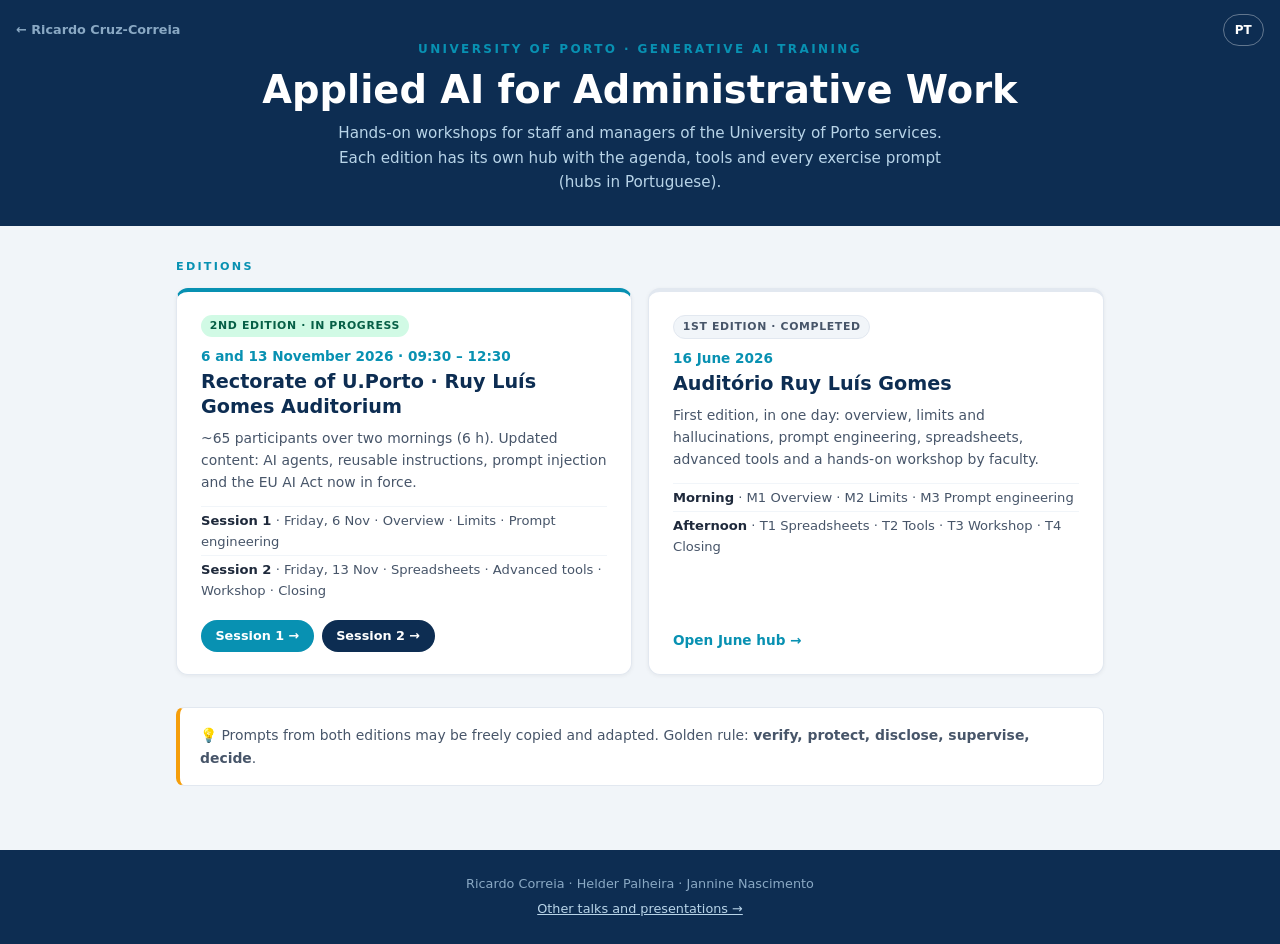
<file: workshops.html>
<!DOCTYPE html>
<html lang="pt">
<head>
<meta charset="UTF-8">
<meta name="viewport" content="width=device-width, initial-scale=1.0">
<title>Workshops IA · U.Porto</title>
<meta name="description" content="Edições do workshop IA Aplicada ao Trabalho Administrativo na Universidade do Porto.">
<style>
  :root {
    --navy:#0D2D52; --cyan:#0891B2; --amber:#F59E0B; --green:#10B981;
    --slate9:#1E293B; --slate6:#475569; --slate2:#E2E8F0; --slate1:#F1F5F9; --white:#FFFFFF;
  }
  * { box-sizing:border-box; margin:0; padding:0; }
  body { font-family:'Segoe UI', system-ui, sans-serif; background:var(--slate1); color:var(--slate9); line-height:1.6; }
  header { background:var(--navy); color:var(--white); padding:2.5rem 1rem 2rem; text-align:center; }
  header .tag { font-size:.75rem; font-weight:700; letter-spacing:.2em; color:var(--cyan); text-transform:uppercase; margin-bottom:.5rem; }
  header h1 { font-size:clamp(1.5rem,4.5vw,2.4rem); font-weight:800; line-height:1.2; margin-bottom:.5rem; }
  header p { font-size:.95rem; color:#B8D4E8; max-width:620px; margin:0 auto; }
  main { max-width:960px; margin:0 auto; padding:2rem 1rem 4rem; }
  .label { font-size:.7rem; font-weight:700; letter-spacing:.2em; color:var(--cyan); text-transform:uppercase; margin:0 0 .75rem; }
  .grid { display:grid; grid-template-columns:1fr 1fr; gap:1rem; }
  @media(max-width:700px){ .grid { grid-template-columns:1fr; } }
  .ed { display:flex; flex-direction:column; background:var(--white); border:1px solid var(--slate2); border-radius:.75rem; padding:1.4rem 1.5rem; box-shadow:0 1px 4px rgba(0,0,0,.06); text-decoration:none; color:inherit; transition:transform .15s, box-shadow .15s; }
  .ed:hover { transform:translateY(-2px); box-shadow:0 6px 18px rgba(13,45,82,.12); }
  .ed.current { border-top:4px solid var(--cyan); }
  .ed.past { border-top:4px solid var(--slate2); }
  .badge { align-self:flex-start; font-size:.68rem; font-weight:800; padding:.15rem .55rem; border-radius:99px; letter-spacing:.06em; text-transform:uppercase; margin-bottom:.6rem; }
  .b-now { background:#D1FAE5; color:#065F46; }
  .b-past { background:var(--slate1); color:var(--slate6); border:1px solid var(--slate2); }
  .ed .date { font-size:.85rem; font-weight:700; color:var(--cyan); }
  .ed h2 { font-size:1.2rem; font-weight:800; color:var(--navy); margin:.15rem 0 .4rem; line-height:1.3; }
  .ed p { font-size:.87rem; color:var(--slate6); }
  .ed ul { list-style:none; margin:.75rem 0 0; font-size:.82rem; color:var(--slate6); }
  .ed li { padding:.2rem 0; border-top:1px solid var(--slate1); }
  .ed li strong { color:var(--slate9); }
  .ed .cta { margin-top:auto; padding-top:1rem; font-size:.85rem; font-weight:700; color:var(--cyan); }
  .turmas { display:flex; gap:.5rem; flex-wrap:wrap; margin-top:1rem; }
  .turmas a { font-size:.8rem; font-weight:700; color:var(--white); background:var(--cyan); padding:.35rem .9rem; border-radius:99px; text-decoration:none; }
  .turmas a.alt { background:var(--navy); }
  .turmas a:hover { opacity:.88; }
  .note { margin-top:2rem; background:var(--white); border:1px solid var(--slate2); border-left:4px solid var(--amber); border-radius:.5rem; padding:1rem 1.25rem; font-size:.87rem; color:var(--slate6); }
  footer { background:var(--navy); color:#8AA9C4; text-align:center; font-size:.8rem; padding:1.5rem 1rem; }
  footer a { color:#B8D4E8; }
  header { position:relative; }
  nav.top { position:absolute; top:.9rem; left:1rem; right:1rem; display:flex; justify-content:space-between; align-items:center; }
  nav.top a { font-size:.8rem; font-weight:700; color:#8AA9C4; text-decoration:none; }
  nav.top a:hover { color:var(--white); }
  #lang { background:transparent; color:var(--white); border:1px solid rgba(255,255,255,.35); border-radius:99px; font:inherit; font-size:.75rem; font-weight:800; padding:.2rem .7rem; cursor:pointer; min-height:32px; }
  #lang:hover { background:var(--cyan); border-color:var(--cyan); }
  @media(max-width:640px){ header { padding-top:3.2rem; } }
</style>
</head>
<body>
<header>
  <nav class="top"><a id="home" href="../">← Ricardo Cruz-Correia</a><button id="lang" type="button">EN</button></nav>
  <div class="tag" data-i18n="tag"></div>
  <h1 data-i18n="h1"></h1>
  <p data-i18n="lede"></p>
</header>

<main>
  <div class="label" data-i18n="eds"></div>
  <div class="grid">
    <div class="ed current">
      <span class="badge b-now" data-i18n="e2badge"></span>
      <div class="date" data-i18n="e2date"></div>
      <h2 data-i18n="e2place"></h2>
      <p data-i18n="e2desc"></p>
      <ul>
        <li data-i18n="e2s1"></li>
        <li data-i18n="e2s2"></li>
      </ul>
      <div class="turmas">
        <a href="workshop-nov2026.html?turma=A" data-i18n="e2b1"></a>
        <a class="alt" href="workshop-nov2026.html?turma=B" data-i18n="e2b2"></a>
      </div>
    </div>

    <a class="ed past" href="workshop.html">
      <span class="badge b-past" data-i18n="e1badge"></span>
      <div class="date" data-i18n="e1date"></div>
      <h2>Auditório Ruy Luís Gomes</h2>
      <p data-i18n="e1desc"></p>
      <ul>
        <li data-i18n="e1am"></li>
        <li data-i18n="e1pm"></li>
      </ul>
      <span class="cta" data-i18n="e1cta"></span>
    </a>
  </div>

  <div class="note" data-i18n="note"></div>
</main>

<footer>
  <p>Ricardo Correia · Helder Palheira · Jannine Nascimento</p>
  <p style="margin-top:.3rem"><a id="talks" href="../intervencoes/?tema=GenAI" data-i18n="talks"></a></p>
</footer>
<script>
const T = {
  pt: {
    title: "Workshops IA · U.Porto",
    tag: "Universidade do Porto · Formação em IA Generativa",
    h1: "IA Aplicada ao Trabalho Administrativo",
    lede: "Workshops práticos para técnicos e dirigentes dos serviços da U.Porto. Cada edição tem o seu hub com agenda, ferramentas e todos os prompts dos exercícios.",
    eds: "Edições",
    e2badge: "2.ª edição · a decorrer",
    e2date: "6 e 13 de novembro de 2026 · 09h30 – 12h30",
    e2place: "Reitoria da U.Porto · Auditório Ruy Luís Gomes",
    e2desc: "~65 participantes, em duas manhãs (6 h). Conteúdos atualizados: agentes, instruções reutilizáveis, prompt injection e o AI Act em vigor.",
    e2s1: "<strong>Sessão 1</strong> · sexta, 6 nov · Enquadramento · Limites · Prompt Engineering",
    e2s2: "<strong>Sessão 2</strong> · sexta, 13 nov · Folhas de cálculo · Ferramentas · Atelier · Encerramento",
    e2b1: "Sessão 1 →", e2b2: "Sessão 2 →",
    e1badge: "1.ª edição · concluída",
    e1date: "16 de junho de 2026",
    e1desc: "Primeira edição do workshop, num dia: enquadramento, limites e alucinações, prompt engineering, folhas de cálculo, ferramentas avançadas e atelier por unidade.",
    e1am: "<strong>Manhã</strong> · M1 Enquadramento · M2 Limites · M3 Prompt Engineering",
    e1pm: "<strong>Tarde</strong> · T1 Folhas de cálculo · T2 Ferramentas · T3 Atelier · T4 Encerramento",
    e1cta: "Abrir hub de junho →",
    note: "💡 Os prompts das duas edições podem ser copiados e adaptados livremente. Regra de ouro: <strong>verificar, proteger, atribuir, supervisionar, decidir</strong>.",
    talks: "Outras apresentações e intervenções →"
  },
  en: {
    title: "AI Workshops · U.Porto",
    tag: "University of Porto · Generative AI Training",
    h1: "Applied AI for Administrative Work",
    lede: "Hands-on workshops for staff and managers of the University of Porto services. Each edition has its own hub with the agenda, tools and every exercise prompt (hubs in Portuguese).",
    eds: "Editions",
    e2badge: "2nd edition · in progress",
    e2date: "6 and 13 November 2026 · 09:30 – 12:30",
    e2place: "Rectorate of U.Porto · Ruy Luís Gomes Auditorium",
    e2desc: "~65 participants over two mornings (6 h). Updated content: AI agents, reusable instructions, prompt injection and the EU AI Act now in force.",
    e2s1: "<strong>Session 1</strong> · Friday, 6 Nov · Overview · Limits · Prompt engineering",
    e2s2: "<strong>Session 2</strong> · Friday, 13 Nov · Spreadsheets · Advanced tools · Workshop · Closing",
    e2b1: "Session 1 →", e2b2: "Session 2 →",
    e1badge: "1st edition · completed",
    e1date: "16 June 2026",
    e1desc: "First edition, in one day: overview, limits and hallucinations, prompt engineering, spreadsheets, advanced tools and a hands-on workshop by faculty.",
    e1am: "<strong>Morning</strong> · M1 Overview · M2 Limits · M3 Prompt engineering",
    e1pm: "<strong>Afternoon</strong> · T1 Spreadsheets · T2 Tools · T3 Workshop · T4 Closing",
    e1cta: "Open June hub →",
    note: "💡 Prompts from both editions may be freely copied and adapted. Golden rule: <strong>verify, protect, disclose, supervise, decide</strong>.",
    talks: "Other talks and presentations →"
  }
};
const store = { get: k => { try { return localStorage.getItem(k); } catch (e) { return null; } },
                set: (k, v) => { try { localStorage.setItem(k, v); } catch (e) {} } };
const q = new URLSearchParams(location.search).get("lang");
let lang = (q === "pt" || q === "en") ? q
  : (store.get("site_lang") || ((navigator.language || "").toLowerCase().startsWith("pt") ? "pt" : "en"));
if (lang !== "pt" && lang !== "en") lang = "pt";
function render() {
  const t = T[lang];
  document.documentElement.lang = lang;
  document.title = t.title;
  document.querySelectorAll("[data-i18n]").forEach(el => el.innerHTML = t[el.dataset.i18n]);
  const b = document.getElementById("lang");
  b.textContent = lang === "pt" ? "EN" : "PT";
  b.setAttribute("aria-label", lang === "pt" ? "Switch to English" : "Mudar para português");
  document.getElementById("home").href = "../?lang=" + lang;
  document.getElementById("talks").href = "../intervencoes/?tema=GenAI&lang=" + lang;
}
document.getElementById("lang").addEventListener("click", () => {
  lang = lang === "pt" ? "en" : "pt"; store.set("site_lang", lang);
  const u = new URL(location.href); u.searchParams.set("lang", lang); history.replaceState(null, "", u);
  render();
});
render();
</script>
</body>
</html>
</file>
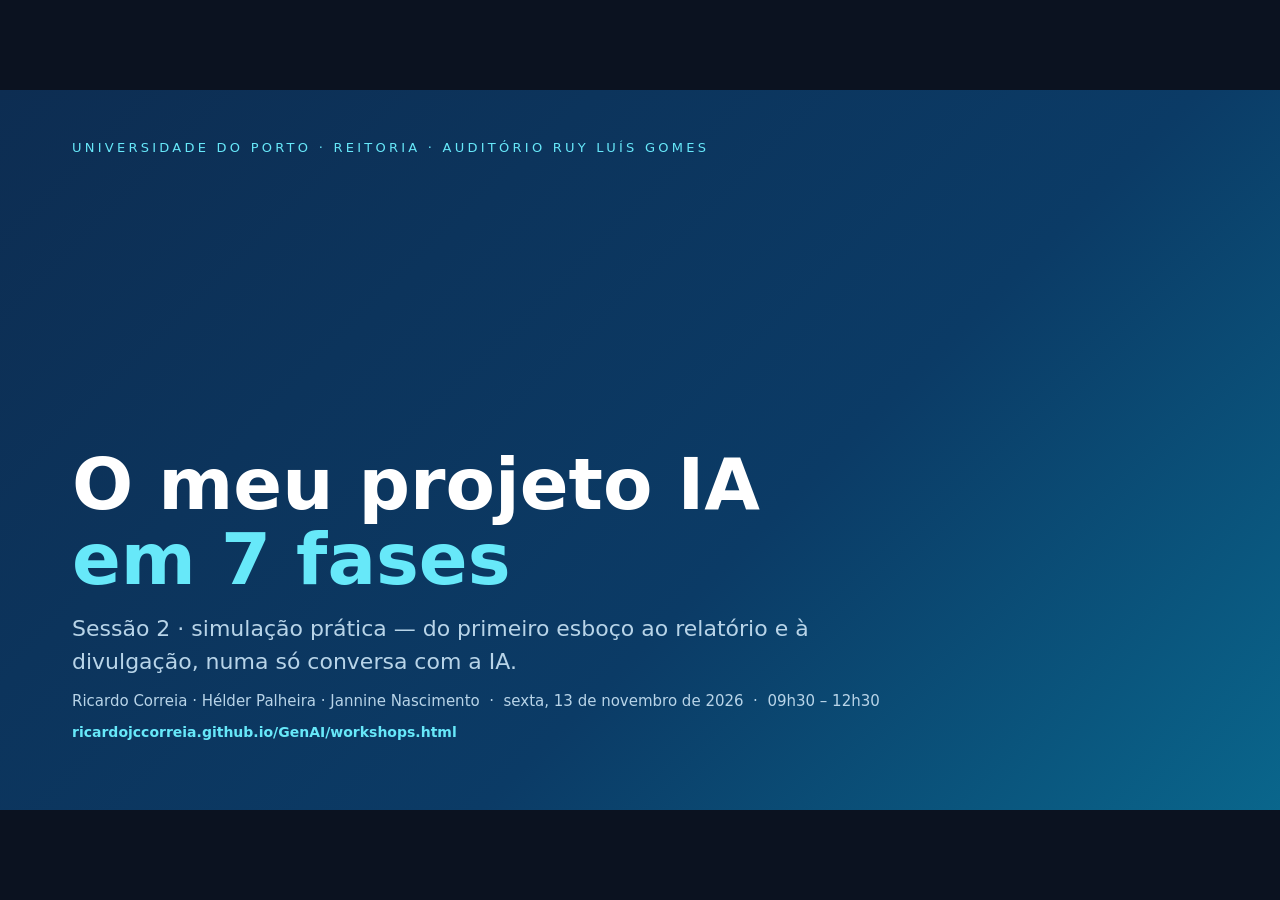
<file: slides/2026-11/S2_Simulacao.html>
<!DOCTYPE html>
<html lang="pt">
<head>
<meta charset="UTF-8">
<meta name="viewport" content="width=device-width, initial-scale=1.0">
<title>Sessão 2 · O meu projeto IA em 7 fases</title>
<meta name="description" content="Slides da sessão 2 (13 nov 2026) do workshop IA Aplicada ao Trabalho Administrativo, U.Porto: simulação prática em 7 fases.">
<style>
:root{--navy:#0D2D52;--cyan:#0891B2;--amber:#F59E0B;--green:#10B981;--red:#DC2626;--text:#111928;--muted:#5B6474;--border:#E2E8F0;--soft:#F1F5F9;--bg:#fff;--accent:#0891B2;--text-muted:#5B6474;
 --sans:'Segoe UI',system-ui,-apple-system,'Inter',sans-serif;--mono:'Consolas','JetBrains Mono','Courier New',monospace}
*{box-sizing:border-box;margin:0;padding:0}
html,body{height:100%;background:#0B1220}
body{font-family:var(--sans);color:var(--text);overflow:hidden}
.stage{position:absolute;top:50%;left:50%;width:1280px;height:720px;transform-origin:center center}
.slide{position:absolute;inset:0;display:none;flex-direction:column;justify-content:center;align-items:flex-start;padding:46px 72px 58px;background:var(--bg);gap:14px}
.slide.active{display:flex}
.foot{position:absolute;left:72px;right:72px;bottom:18px;display:flex;justify-content:space-between;font-size:12px;color:#94A3B8}
.eyebrow{font-size:13px;font-weight:700;letter-spacing:.2em;text-transform:uppercase;color:var(--cyan)}
h2{font-size:36px;font-weight:800;color:var(--navy);line-height:1.15}
.accent{color:var(--cyan)}.c1{color:var(--cyan)}.c2{color:#D97706}.c3{color:#059669}
.lead{font-size:20px;color:var(--muted);max-width:1050px;line-height:1.5}
.take{background:var(--navy);color:#fff;border-radius:10px;padding:14px 22px;font-size:17px;font-weight:600;width:100%;text-align:center;margin-top:6px}
/* capa */
.cover{background:linear-gradient(135deg,#0D2D52 0%,#0B3B66 60%,#0891B2 140%);color:#E8F0FE;justify-content:flex-end;padding-bottom:70px}
.cover .kick{position:absolute;top:50px;font-size:13px;letter-spacing:.25em;text-transform:uppercase;color:#67E8F9}
.cover h1{font-size:72px;font-weight:800;line-height:1.05;color:#fff}.cover h1 span{color:#67E8F9}
.cover .sub{font-size:22px;color:#B8D4E8;max-width:860px;line-height:1.5}
.cover .meta{font-size:15px;color:#B8D4E8}.cover .url{font-size:14px;color:#67E8F9;font-weight:700}
/* transparência */
.tech-slide{background:var(--soft)}
.tech{display:grid;grid-template-columns:1fr 1.35fr;gap:22px;align-items:start;margin-top:2px;width:100%}
.tcard,.gloss{background:#fff;border:1px solid var(--border);border-radius:16px;padding:18px 20px}
.tcard dl{display:grid;grid-template-columns:auto 1fr;gap:10px 14px}
.tcard dt{font-size:.72rem;letter-spacing:.14em;text-transform:uppercase;font-weight:700;color:var(--accent);padding-top:3px;white-space:nowrap}
.tcard dd{font-size:15px;color:var(--text);opacity:.9;line-height:1.4}
.gloss h3{color:var(--accent);margin-bottom:10px;font-size:18px}
.gloss dl{display:grid;grid-template-columns:repeat(2,minmax(0,1fr));gap:6px 18px}
.gloss .gi{font-size:14px;color:var(--text-muted);line-height:1.3}.gloss .gi b{color:var(--text);margin-right:6px}
.hl{background:color-mix(in srgb,var(--accent) 22%,transparent);padding:0 3px;border-radius:3px}.dim{color:var(--text-muted)}
/* agenda */
.aglist{display:grid;grid-template-columns:1fr 1fr;gap:10px 18px;width:100%}
.ag{display:flex;gap:14px;align-items:flex-start;border:1px solid var(--border);border-radius:10px;padding:10px 14px}
.ag .dot{width:32px;height:32px;border-radius:50%;background:var(--cyan);color:#fff;display:flex;align-items:center;justify-content:center;font-weight:800;font-size:14px;flex-shrink:0}
.ag b{font-size:15px;color:var(--navy)}.ag p{font-size:13px;color:var(--muted);margin-top:2px}
.ag.pz{background:var(--soft)}.ag.pz .dot{background:#CBD5E1}
/* formato */
.flow{display:flex;flex-wrap:wrap;gap:10px;width:100%}
.chip{display:flex;align-items:center;gap:8px;background:var(--soft);border:1px solid var(--border);border-radius:99px;padding:8px 16px 8px 8px;font-size:16px;font-weight:600;color:var(--navy)}
.chip span{width:28px;height:28px;border-radius:50%;background:var(--cyan);color:#fff;display:flex;align-items:center;justify-content:center;font-size:14px}
.chip.seed span{background:var(--navy)}
.cols3{display:grid;grid-template-columns:repeat(3,1fr);gap:16px;width:100%}
.cols2{display:grid;grid-template-columns:1fr 1fr;gap:20px;width:100%}
.mini{background:#fff;border:1px solid var(--border);border-radius:12px;padding:16px 18px}.mini b{font-size:17px;color:var(--navy)}.mini p{font-size:15px;color:var(--muted);margin-top:6px}
/* tríade */
.tri{border-radius:12px;padding:20px;border-top:5px solid}.tri b{font-size:22px}.tri p{font-size:17px;margin:8px 0;color:var(--text)}.tri small{font-size:14px;color:var(--muted)}
.t1{border-color:var(--cyan);background:#ECFEFF}.t1 b{color:var(--cyan)}.t2{border-color:var(--amber);background:#FFFBEB}.t2 b{color:#B45309}.t3{border-color:var(--green);background:#ECFDF5}.t3 b{color:#047857}
/* prompts */
.prompt{background:var(--soft)}
.pbox{background:#0D1B2A;border-radius:12px;padding:22px 24px 18px;width:100%;position:relative}
.pbadge{position:absolute;top:-12px;left:16px;background:var(--cyan);color:#fff;font-size:11px;font-weight:800;letter-spacing:.15em;padding:4px 10px;border-radius:4px}
.pbox code{font-family:var(--mono);font-size:15.5px;color:#BAE6FD;white-space:pre-wrap;line-height:1.55;display:block}
.seedslide .pbox code{font-size:15px}
.card2 .pbox code{font-size:14.5px}
.cp{position:absolute;top:10px;right:12px;background:rgba(255,255,255,.1);color:#E2E8F0;border:1px solid rgba(255,255,255,.2);border-radius:6px;font-size:12px;padding:3px 10px;cursor:pointer}
.cp:hover{background:var(--cyan)}
.pbox.plain code{font-size:18px}
.steps{display:flex;gap:14px;flex-wrap:wrap}.steps span{font-size:15px;font-weight:700;color:var(--cyan);background:#E0F2FE;padding:8px 16px;border-radius:8px}
.lbl{font-size:13px;font-weight:800;letter-spacing:.12em;text-transform:uppercase;color:var(--muted);margin-bottom:16px}
.hint{font-size:14px;color:var(--muted);margin-top:8px}
/* fase */
.phase-intro{padding-right:300px}
.pnum{position:absolute;right:70px;top:50%;transform:translateY(-50%);font-size:300px;font-weight:900;color:#E0F2FE;line-height:1}
.techtag{font-size:18px;color:var(--navy);background:#E0F2FE;border-left:4px solid var(--cyan);padding:8px 14px;border-radius:0 8px 8px 0}
.theory{font-size:20px;line-height:1.5;margin-left:24px;color:var(--text)}.theory li{margin:4px 0}
.ref{font-size:15px;color:var(--muted);font-style:italic}
.pp{display:grid;grid-template-columns:1fr 290px;gap:22px;width:100%;align-items:start}
.phase-prompt .pbox code{font-size:14.5px;line-height:1.5}
.phase-prompt h2{font-size:30px}
.pp2{display:grid;grid-template-columns:1fr 330px;gap:20px;width:100%;align-items:start}
.where{display:flex;flex-direction:column;gap:8px}.wh{background:#fff;border:1px solid var(--border);border-radius:10px;padding:9px 12px;font-size:13.5px;color:var(--muted);line-height:1.35}.wh>b{display:block;color:var(--navy);font-size:14.5px}.wh span b{color:var(--navy)}
.demolist{font-size:19px;line-height:1.5;margin-left:26px;color:var(--text)}.demolist li{margin:6px 0}
.follow{font-family:var(--mono);font-size:13.5px;color:var(--navy);background:#fff;border:1px dashed #94A3B8;border-radius:10px;padding:10px 14px;white-space:pre-wrap;line-height:1.45}
.vbox{background:#ECFDF5;border:1px solid #A7F3D0;border-radius:12px;padding:16px 18px}.vbox b{font-size:17px;color:#047857}
.vbox ul{margin:10px 0 0 18px;font-size:15px;line-height:1.45;color:var(--text)}.vbox li{margin:6px 0}
.cardrem{margin-top:12px;font-size:14px;font-weight:700;color:var(--navy);background:#fff;border-radius:8px;padding:8px 10px}
/* transição */
.transition{background:var(--navy);color:#E8F0FE}
.transition .done{font-size:14px;color:#67E8F9;letter-spacing:.15em;text-transform:uppercase}
.transition .next{background:rgba(255,255,255,.06);border-left:4px solid #67E8F9;border-radius:4px;padding:28px 32px;width:100%}
.transition .lbl2{font-size:12px;letter-spacing:.25em;text-transform:uppercase;color:#67E8F9;margin-bottom:10px}
.transition h2{color:#fff;font-size:40px}.transition p{color:#B8D4E8;font-size:19px;margin-top:8px}
.transition .brk{font-size:17px;color:#B8D4E8;background:rgba(255,255,255,.06);padding:12px 20px;border-radius:8px}
/* fecho */
.rules{display:grid;grid-template-columns:repeat(5,1fr);gap:10px;width:100%}
.rules div{background:var(--soft);border-top:4px solid var(--cyan);border-radius:8px;padding:12px;font-size:14px;color:var(--muted)}.rules b{display:block;color:var(--navy);font-size:17px;margin-bottom:4px}
/* UI */
.ui{position:fixed;top:10px;right:14px;display:flex;gap:10px;align-items:center;color:#94A3B8;font:13px var(--sans);z-index:5;opacity:0;transition:opacity .2s;background:rgba(2,6,23,.85);padding:6px 8px;border-radius:8px}
.ui:hover{opacity:1}
.ui button{background:rgba(255,255,255,.08);border:1px solid #334155;color:#CBD5E1;border-radius:6px;padding:5px 12px;cursor:pointer;font-size:14px}
.notes{position:fixed;left:0;right:0;bottom:0;background:rgba(2,6,23,.94);color:#E2E8F0;font:17px/1.5 var(--sans);padding:16px 24px;display:none;z-index:6;border-top:2px solid var(--cyan)}
.notes.on{display:block}.notes small{color:#67E8F9;display:block;margin-bottom:4px;letter-spacing:.1em;text-transform:uppercase;font-size:12px}
</style>
</head>
<body>
<div class="stage">
<section class="slide cover" data-title="Capa" data-notes="Bom dia. Hoje não há sequência de slides para decorar: cada um vai construir um projeto seu, numa só conversa com a IA. A teoria aparece quando é precisa.">
<div class="kick">Universidade do Porto · Reitoria · Auditório Ruy Luís Gomes</div>
<h1>O meu projeto IA<br><span>em 7 fases</span></h1>
<p class="sub">Sessão 2 · simulação prática — do primeiro esboço ao relatório e à divulgação, numa só conversa com a IA.</p>
<div class="meta">Ricardo Correia · Hélder Palheira · Jannine Nascimento &nbsp;·&nbsp; sexta, 13 de novembro de 2026 &nbsp;·&nbsp; 09h30 – 12h30</div>
<div class="url">ricardojccorreia.github.io/GenAI/workshops.html</div>

</section>
<section class="slide tech-slide" data-title="Como foi feito" data-notes="TRANSPARÊNCIA — 30 a 45 s. Estes slides foram feitos com IA, e está aqui escrito como: ferramenta, modelo, fontes, data e versão. É o mesmo padrão de declaração que peço aos meus alunos. Não ler; passar.">
<p class="eyebrow">Transparência</p>
<h2>Como estes slides <span class="accent">foram feitos</span></h2>
<div class="tech">
  <div class="tcard"><dl>
    <dt>Solução</dt><dd>Claude, da Anthropic, no Claude Code (sessão na cloud)</dd>
    <dt>Modelo</dt><dd>claude-opus-5-5 <span class="dim">(identificador configurado na sessão)</span></dd>
    <dt>Fontes</dt><dd>Slides da sessão 1 (M0–M3, 6 nov 2026) e hub do workshop, do autor · fontes públicas: AI Act (Reg. (UE) 2024/1689 e 2026/1744)</dd>
    <dt>Processo</dt><dd>Formato, fases e prompt inicial: <b class="hl">decisão e revisão do autor</b>; redação, prompts das fases e código gerados por IA; verificado em Chromium a 1366×768 e 1920×1080</dd>
    <dt>Data · versão</dt><dd>12 de novembro de 2026 · <b class="hl">versão 1.0</b></dd>
  </dl></div>
  <div class="gloss"><h3>Siglas</h3><dl><div class="gi"><b>AI Act</b>Regulamento europeu da IA (Reg. (UE) 2024/1689)</div><div class="gi"><b>CSV</b>Comma-separated values — ficheiro de dados em texto</div><div class="gi"><b>EPD</b>Encarregado de Proteção de Dados</div><div class="gi"><b>FCT</b>Fundação para a Ciência e a Tecnologia</div><div class="gi"><b>FEUP</b>Faculdade de Engenharia da U.Porto</div><div class="gi"><b>FMUP</b>Faculdade de Medicina da U.Porto</div><div class="gi"><b>GPT</b>Assistente personalizado do ChatGPT</div><div class="gi"><b>IA</b>Inteligência artificial</div><div class="gi"><b>PRR</b>Plano de Recuperação e Resiliência</div><div class="gi"><b>PT-PT</b>Português europeu</div><div class="gi"><b>QR</b>Quick Response — código de leitura rápida</div><div class="gi"><b>RGPD</b>Regulamento Geral sobre a Proteção de Dados</div><div class="gi"><b>RH</b>Recursos Humanos</div><div class="gi"><b>SWOT</b>Forças, fraquezas, oportunidades e ameaças</div><div class="gi"><b>UE</b>União Europeia</div></dl></div>
</div>
<div class="foot"><span>IA Aplicada ao Trabalho Administrativo · U.Porto · Sessão 2 · 13 nov 2026</span><span>Ricardo Correia · linkedin.com/in/ricardojccorreia</span></div>
</section>
<section class="slide agenda" data-title="Agenda" data-notes="Mostrar o ritmo: cerca de 15 a 20 minutos por fase. Quem se atrasar salta a fase 6 ou 7 — o hub tem tudo para continuar em casa.">
<p class="eyebrow">Hoje · 3 horas</p><h2>Programa da sessão 2</h2><div class="aglist"><div class="ag"><div class="dot">0</div><div><b>09h30 · Arranque · criar o projeto no chatbot · retomar a Tríade</b><p>Copilot com conta U.Porto · slide 9 do M3 · instruções do projeto · primeira mensagem · cartão</p></div></div><div class="ag"><div class="dot">1</div><div><b>09h55 · Fase 1 · Ideação</b><p>Escolha múltipla + iteração</p></div></div><div class="ag"><div class="dot">2</div><div><b>10h10 · Fase 2 · Pedidos de autorização</b><p>Persona-audiência · chefia, EPD, ética · responder a um email</p></div></div><div class="ag"><div class="dot">3</div><div><b>10h30 · Fase 3 · SWOT, recursos, orçamento, calendário</b><p>Chain-of-thought · tabelas · verificar contas</p></div></div><div class="ag pz"><div class="dot">☕</div><div><b>10h50 · Pausa</b><p></p></div></div><div class="ag"><div class="dot">4</div><div><b>11h05 · Fase 4 · Financiamento</b><p>Alucinações · pesquisa web · verificar na fonte</p></div></div><div class="ag"><div class="dot">5</div><div><b>11h25 · Fase 5 · Dados fictícios</b><p>Few-shot · CSV · demonstração do formador: Copilot no Excel</p></div></div><div class="ag"><div class="dot">7</div><div><b>11h40 · Fase 7 · Divulgação</b><p>Textos para 4 públicos · cartaz com uma &quot;skill&quot; gráfica · tradução</p></div></div><div class="ag"><div class="dot">✓</div><div><b>12h00 · Fecho · melhorar as instruções do projeto + questionário pós</b><p>O projeto fica no teu chatbot · partilha · avaliação · (Fase 6, relatório: opcional, em casa)</p></div></div></div>
<div class="foot"><span>IA Aplicada ao Trabalho Administrativo · U.Porto · Sessão 2 · 13 nov 2026</span><span>Ricardo Correia · linkedin.com/in/ricardojccorreia</span></div>
</section>
<section class="slide format" data-title="Formato" data-notes="Explicar as regras do jogo em 2 minutos. Uma só conversa, do princípio ao fim. Se a conversa morrer, o cartão do projeto salva-os.">
<p class="eyebrow">O formato de hoje</p>
<h2>Uma conversa. <span class="accent">Um projeto.</span> Sete fases.</h2>
<div class="flow"><div class="chip seed"><span>0</span>Prompt inicial</div><div class="chip"><span>1</span>Ideação</div><div class="chip"><span>2</span>Autorizações</div><div class="chip"><span>3</span>SWOT · orçamento · calendário</div><div class="chip"><span>4</span>Financiamento</div><div class="chip"><span>5</span>Dados fictícios</div><div class="chip"><span>6</span>Relatório</div><div class="chip"><span>7</span>Divulgação</div></div>
<div class="cols3">
  <div class="mini"><b>1 · Teoria curta</b><p>Uma técnica do M3 por fase, quando é precisa.</p></div>
  <div class="mini"><b>2 · Prompt com [ ]</b><p>Copias do hub, preenches como quiseres, colas na mesma conversa.</p></div>
  <div class="mini"><b>3 · Verificação</b><p>3 perguntas antes de avançar. No fim: o cartão do projeto.</p></div>
</div>
<div class="take">Ferramenta: <b>Copilot Chat com conta U.Porto</b> (m365.cloud.microsoft/chat) · sem dados pessoais reais · prompts no hub → Sessão 2 ★</div>
<div class="foot"><span>IA Aplicada ao Trabalho Administrativo · U.Porto · Sessão 2 · 13 nov 2026</span><span>Ricardo Correia · linkedin.com/in/ricardojccorreia</span></div>
</section>
<section class="slide triad" data-title="Tríade" data-notes="Retomamos exatamente onde ficámos: slide 9. Não voltar aos slides 10 a 25 — o prompt inicial que vão usar a seguir é a tríade aplicada. Perguntar: quem se lembra do que vai no Contexto?">
<p class="eyebrow">Retomar · M3 · slide 9</p>
<h2>A Tríade base</h2>
<p class="lead">Um bom prompt separa claramente o <span class="c1">contexto</span>, o <span class="c2">papel</span> e o <span class="c3">resultado</span>.</p>
<div class="cols3">
  <div class="tri t1"><b>Contexto</b><p>O que o modelo precisa de saber para não adivinhar.</p><small>material · finalidade · destinatário · fontes · limites · lacunas</small></div>
  <div class="tri t2"><b>Papel</b><p>A lente com que olha para a tarefa.</p><small>função · domínio · responsabilidades · perspetiva · critérios · limites</small></div>
  <div class="tri t3"><b>Expectativa</b><p>A definição de sucesso.</p><small>tarefa · formato · extensão · tom · secções · critérios · lacunas</small></div>
</div>
<div class="take">Mais tempo no prompt = menos tempo nas iterações.</div>
<div class="foot"><span>IA Aplicada ao Trabalho Administrativo · U.Porto · Sessão 2 · 13 nov 2026</span><span>Ricardo Correia · linkedin.com/in/ricardojccorreia</span></div>
</section>
<section class="slide prompt seedslide" data-title="Criar projeto" data-notes="Passo 1: criar o projeto. Lembrar a matriz do slide 44 do M3: contexto estável na configuração, contexto da tarefa no prompt. No Copilot, criar um agente; se não aparecer, usar o prompt completo do hub numa conversa nova. Dar 5 minutos.">
<p class="eyebrow">Arranque · passo 1 · M3 · slide 44</p>
<h2>Cria um <span class="accent">projeto</span> no teu chatbot</h2>
<div class="pp2"><div><div class="pbox"><div class="pbadge">INSTRUÇÕES DO PROJETO</div><button class="cp" onclick="cp(this)">Copiar</button><code>És especialista na implementação de iniciativas de melhoria e inovação em universidades públicas portuguesas, em particular na Universidade do Porto.
Vais acompanhar-me a desenhar uma iniciativa para o meu serviço, de forma faseada: eu digo-te qual é a fase seguinte.

Regras para todas as conversas deste projeto:
- português europeu, tom institucional, respostas concisas e estruturadas;
- não inventes regulamentos, nomes, valores, prazos ou programas: assinala [a confirmar];
- não uses dados pessoais reais;
- quando faltar informação, pergunta antes de avançar;
- no fim de cada fase, propõe o &quot;cartão do projeto&quot; atualizado (máximo 150 palavras).</code></div></div><div class="where"><div class="wh"><b>Copilot (conta U.Porto)</b><span>Cria um <b>agente</b> (Agentes → Criar agente) e cola o texto nas instruções. Se a opção não te aparecer, usa a alternativa abaixo.</span></div><div class="wh"><b>ChatGPT</b><span>Barra lateral → <b>Projetos → Novo projeto</b> → Instruções.</span></div><div class="wh"><b>Claude</b><span><b>Projects → New project</b> → Project instructions.</span></div><div class="wh"><b>Gemini</b><span><b>Gems → Novo Gem</b> → Instruções.</span></div></div></div>
<div class="take">O que não muda vai para as instruções do projeto. O que é desta tarefa vai para a conversa.</div>
<div class="foot"><span>IA Aplicada ao Trabalho Administrativo · U.Porto · Sessão 2 · 13 nov 2026</span><span>Ricardo Correia · linkedin.com/in/ricardojccorreia</span></div>
</section>
<section class="slide prompt seedslide" data-title="Primeira mensagem" data-notes="A interação invertida no fim serve de revisão. Pedir 2 pessoas para dizerem em voz alta o projeto escolhido.">
<p class="eyebrow">Arranque · passo 2 · dentro do projeto</p>
<h2>Primeira mensagem — o <span class="c1">contexto</span> do teu projeto</h2>
<div class="pbox"><div class="pbadge">PRIMEIRA MENSAGEM</div><button class="cp" onclick="cp(this)">Copiar</button><code>Quero propor uma nova iniciativa no meu [serviço / departamento / faculdade / unidade orgânica], em torno de [gestão financeira / tratamento de reclamações / apoio à investigação / acolhimento de estudantes / ...].
A minha função atual é [técnico superior / assistente técnico / professor / jurista / ...].

Antes de começarmos, faz-me até 5 perguntas para perceberes o contexto. Uma de cada vez.</code></div>
<div class="steps"><span>① Preenche os [ ]</span><span>② Responde às 5 perguntas da IA</span><span>Sem projeto? Prompt completo no hub</span></div>
<div class="foot"><span>IA Aplicada ao Trabalho Administrativo · U.Porto · Sessão 2 · 13 nov 2026</span><span>Ricardo Correia · linkedin.com/in/ricardojccorreia</span></div>
</section>
<section class="slide prompt card2" data-title="Cartão do projeto" data-notes="Conversas longas degradam-se e as contas gratuitas têm limite de mensagens. O cartão é a solução — e é uma técnica avançada: gerir o contexto.">
<p class="eyebrow">Gerir o contexto</p>
<h2>O cartão do projeto</h2>
<div class="cols2">
  <div><p class="lbl">No fim de cada fase</p><div class="pbox"><div class="pbadge">CARTÃO</div><button class="cp" onclick="cp(this)">Copiar</button><code>Atualiza o CARTÃO DO PROJETO (máximo 150 palavras):
título · objetivo · unidade e função · decisões tomadas · números-chave · próximos passos · pendentes [a confirmar].</code></div><p class="hint">Copia-o para um documento e carrega-o nos ficheiros do projeto.</p></div>
  <div><p class="lbl">Recomeçar: nova conversa no mesmo projeto</p><div class="pbox"><div class="pbadge">RECOMEÇAR</div><button class="cp" onclick="cp(this)">Copiar</button><code>Estou a trabalhar numa iniciativa e vou colar o cartão do projeto.
Lê-o e confirma em 3 linhas o que percebeste. Depois aguarda a fase seguinte.
Mantém as regras: PT-PT, tom institucional, não inventar, assinalar [a confirmar].

[cola aqui o cartão]</code></div><p class="hint">O cartão leva o essencial, sem o ruído.</p></div>
</div>
<div class="foot"><span>IA Aplicada ao Trabalho Administrativo · U.Porto · Sessão 2 · 13 nov 2026</span><span>Ricardo Correia · linkedin.com/in/ricardojccorreia</span></div>
</section>
<section class="slide phase-intro" data-title="Fase 1 · teoria" data-notes="FASE 1 — teoria em 2–3 minutos, depois prompt. Pedir opções em vez de uma resposta única evita ficar preso à primeira ideia. Depois, itera.">
<div class="pnum">1</div>
<p class="eyebrow">Fase 1 · 09h55 · 15 min</p>
<h2>Ideação do projeto</h2>
<div class="techtag">Técnica: <b>Escolha múltipla + iteração</b></div>
<p class="lead">Pedir opções em vez de uma resposta única evita ficar preso à primeira ideia. Depois, itera.</p>
<ul class="theory"><li>Pede 3 opções contrastantes e não deixes a IA escolher.</li><li>Escolhe uma e refina com uma instrução concreta (&quot;só muda X&quot;).</li><li>Fecha com um objetivo verificável: o que muda, para quem, até quando.</li></ul>
<p class="ref">📎 M3 · slides 49–51</p>
<div class="foot"><span>IA Aplicada ao Trabalho Administrativo · U.Porto · Sessão 2 · 13 nov 2026</span><span>Ricardo Correia · linkedin.com/in/ricardojccorreia</span></div>
</section>
<section class="slide prompt phase-prompt" data-title="Fase 1 · prompt" data-notes="Dar 12 minutos. Escolher 2 participantes para mostrar no Meet. Insistir na verificação.">
<p class="eyebrow">Fase 1 · na mesma conversa</p>
<h2>Ideação do projeto</h2>
<div class="pp">
  <div><div class="pbox"><div class="pbadge">FASE 1</div><button class="cp" onclick="cp(this)">Copiar</button><code>FASE 1 · IDEAÇÃO
Apresenta-me 3 ideias diferentes para esta iniciativa:
A. ambiciosa; B. de baixo custo; C. testável num mês.
Para cada uma: nome curto · problema que resolve · como funciona (3 frases) · quem beneficia · principal risco.
Não escolhas por mim.</code></div><p class="lbl" style="margin-top:12px">Depois · itera</p><div class="follow">Escolho a [A/B/C]. Ajusta-a a esta restrição: [ex.: sem orçamento novo / só 2 pessoas].
Formula: título institucional · objetivo numa frase (o que muda, para quem, até quando) · 3 benefícios mensuráveis.</div></div>
  <div class="vbox"><b>✔ Verifica</b><ul><li>As 3 ideias são mesmo diferentes entre si?</li><li>O objetivo é verificável (tem número e prazo)?</li><li>A IA inventou algum serviço ou regulamento da U.Porto?</li></ul><div class="cardrem">🗂️ No fim: cartão do projeto</div></div>
</div>
<div class="foot"><span>IA Aplicada ao Trabalho Administrativo · U.Porto · Sessão 2 · 13 nov 2026</span><span>Ricardo Correia · linkedin.com/in/ricardojccorreia</span></div>
</section>
<section class="slide phase-intro" data-title="Fase 2 · teoria" data-notes="FASE 2 — teoria em 2–3 minutos, depois prompt. O mesmo projeto explica-se de forma diferente a quem decide, a quem protege dados e a quem avalia a ética.">
<div class="pnum">2</div>
<p class="eyebrow">Fase 2 · 10h10 · 20 min</p>
<h2>Pedidos de autorização</h2>
<div class="techtag">Técnica: <b>Persona-audiência</b></div>
<p class="lead">O mesmo projeto explica-se de forma diferente a quem decide, a quem protege dados e a quem avalia a ética.</p>
<ul class="theory"><li>Define o destinatário: cargo, o que valoriza, o que receia, que decisão tem de tomar.</li><li>Muda o tom, a extensão e os argumentos — não os factos.</li><li>RGPD e AI Act: a IA prepara as perguntas, não substitui o parecer do EPD.</li></ul>
<p class="ref">📎 M3 · slides 28–29 e 33–34</p>
<div class="foot"><span>IA Aplicada ao Trabalho Administrativo · U.Porto · Sessão 2 · 13 nov 2026</span><span>Ricardo Correia · linkedin.com/in/ricardojccorreia</span></div>
</section>
<section class="slide prompt phase-prompt" data-title="Fase 2 · prompt" data-notes="Dar 17 minutos. Escolher 2 participantes para mostrar no Meet. Insistir na verificação.">
<p class="eyebrow">Fase 2 · na mesma conversa</p>
<h2>Pedidos de autorização</h2>
<div class="pp">
  <div><div class="pbox"><div class="pbadge">FASE 2</div><button class="cp" onclick="cp(this)">Copiar</button><code>FASE 2 · PEDIDOS DE AUTORIZAÇÃO
Redige 3 versões do pedido, uma por destinatário, adaptando tom, extensão e argumentos:
1. [chefia direta / direção da unidade] — ofício formal: benefícios, recursos, prazo; máximo 1 página.
2. Encarregado de Proteção de Dados (EPD) — que dados pessoais serão tratados, finalidade, minimização, conservação, ferramentas usadas; termina com 3 perguntas para o EPD.
3. [comissão de ética / RH / UPdigital / outro: ...] — o que esta entidade precisa de saber para dar parecer.
Não inventes artigos de lei: onde houver dúvida, escreve [a validar].</code></div><p class="lbl" style="margin-top:12px">Depois · itera</p><div class="follow">A chefia respondeu por email com dúvidas: &quot;[cola ou inventa a resposta da chefia]&quot;.
Redige a minha resposta: cordial, institucional, máximo 150 palavras, responde a cada dúvida e propõe uma reunião de 20 minutos.</div></div>
  <div class="vbox"><b>✔ Verifica</b><ul><li>Os três textos mantêm os mesmos factos?</li><li>Há artigos de lei citados? Confirma-os ou apaga-os.</li><li>Algum dado pessoal real entrou na conversa?</li></ul><div class="cardrem">🗂️ No fim: cartão do projeto</div></div>
</div>
<div class="foot"><span>IA Aplicada ao Trabalho Administrativo · U.Porto · Sessão 2 · 13 nov 2026</span><span>Ricardo Correia · linkedin.com/in/ricardojccorreia</span></div>
</section>
<section class="slide phase-intro" data-title="Fase 3 · teoria" data-notes="FASE 3 — teoria em 2–3 minutos, depois prompt. Problemas com várias dependências pedem análise por etapas e uma resposta final auditável, em tabelas.">
<div class="pnum">3</div>
<p class="eyebrow">Fase 3 · 10h30 · 20 min</p>
<h2>SWOT, recursos, orçamento e calendário</h2>
<div class="techtag">Técnica: <b>Chain-of-thought + formatos de saída</b></div>
<p class="lead">Problemas com várias dependências pedem análise por etapas e uma resposta final auditável, em tabelas.</p>
<ul class="theory"><li>&quot;Analisa passo a passo&quot; e pede na resposta: síntese, pressupostos, riscos, recomendação.</li><li>Define o formato antes: tabelas com colunas nomeadas poupam reescrita.</li><li>Contas feitas pela IA verificam-se sempre — pede que as confirme.</li></ul>
<p class="ref">📎 M3 · slides 39–40 e Formatos de saída</p>
<div class="foot"><span>IA Aplicada ao Trabalho Administrativo · U.Porto · Sessão 2 · 13 nov 2026</span><span>Ricardo Correia · linkedin.com/in/ricardojccorreia</span></div>
</section>
<section class="slide prompt phase-prompt" data-title="Fase 3 · prompt" data-notes="Dar 17 minutos. Escolher 2 participantes para mostrar no Meet. Insistir na verificação.">
<p class="eyebrow">Fase 3 · na mesma conversa</p>
<h2>SWOT, recursos, orçamento e calendário</h2>
<div class="pp">
  <div><div class="pbox"><div class="pbadge">FASE 3</div><button class="cp" onclick="cp(this)">Copiar</button><code>FASE 3 · ANÁLISE
Analisa o projeto passo a passo e apresenta, em tabelas:
1. SWOT (3–4 pontos por quadrante);
2. Recursos necessários: item · quantidade · custo unitário · custo total · observação (usa [custo/hora de referência] = [valor]);
3. Orçamento com subtotais e total;
4. Calendário de 6 meses: fase · meses · entregável · responsável (por função, sem nomes).
No fim: pressupostos usados e 3 riscos com mitigação.
Antes de responder, confirma as somas do orçamento.</code></div><p class="lbl" style="margin-top:12px">Depois · itera</p><div class="follow">Refaz o orçamento num cenário com 30% menos verba. O que cortas e que impacto tem no calendário?</div></div>
  <div class="vbox"><b>✔ Verifica</b><ul><li>As somas batem certo? Confirma 1 linha à mão.</li><li>Os pressupostos são realistas para o teu serviço?</li><li>O calendário cabe no ano letivo (férias, picos de trabalho)?</li></ul><div class="cardrem">🗂️ No fim: cartão do projeto</div></div>
</div>
<div class="foot"><span>IA Aplicada ao Trabalho Administrativo · U.Porto · Sessão 2 · 13 nov 2026</span><span>Ricardo Correia · linkedin.com/in/ricardojccorreia</span></div>
</section>
<section class="slide transition" data-title="Pausa" data-notes="Pausa. Lembrar: pedir o cartão do projeto antes de fechar o portátil.">
<div class="done">✓ Fases 1 a 3 concluídas · ideia, autorizações, análise</div>
<div class="next"><div class="lbl2">A seguir</div><h2>Fase 4 — Financiamento</h2><p>Onde a IA mais inventa: só conta o que tiver fonte oficial.</p></div>
<div class="brk">☕ Pausa de 15 minutos · regresso às 11h05 · pede o cartão do projeto antes de sair</div>

</section>
<section class="slide phase-intro" data-title="Fase 4 · teoria" data-notes="FASE 4 — teoria em 2–3 minutos, depois prompt. É aqui que a IA mais inventa: programas, prazos e taxas plausíveis mas falsos. Só conta o que tiver fonte oficial.">
<div class="pnum">4</div>
<p class="eyebrow">Fase 4 · 11h05 · 20 min</p>
<h2>Proposta de financiamento</h2>
<div class="techtag">Técnica: <b>Pesquisa web + verificação de fontes</b></div>
<p class="lead">É aqui que a IA mais inventa: programas, prazos e taxas plausíveis mas falsos. Só conta o que tiver fonte oficial.</p>
<ul class="theory"><li>Alucinação = informação falsa dita com confiança. Não é criatividade nem lentidão do sistema.</li><li>Liga a pesquisa web (ou Deep Research) e exige o link da fonte oficial.</li><li>Separa o confirmado do [não confirmado].</li><li>Abre pelo menos 2 links e confirma: o aviso existe? está aberto?</li></ul>
<p class="ref">📎 M2 · Alucinações · T2 · Deep Research</p>
<div class="foot"><span>IA Aplicada ao Trabalho Administrativo · U.Porto · Sessão 2 · 13 nov 2026</span><span>Ricardo Correia · linkedin.com/in/ricardojccorreia</span></div>
</section>
<section class="slide prompt phase-prompt" data-title="Fase 4 · prompt" data-notes="Dar 17 minutos. Escolher 2 participantes para mostrar no Meet. Insistir na verificação.">
<p class="eyebrow">Fase 4 · na mesma conversa</p>
<h2>Proposta de financiamento</h2>
<div class="pp">
  <div><div class="pbox"><div class="pbadge">FASE 4</div><button class="cp" onclick="cp(this)">Copiar</button><code>FASE 4 · FINANCIAMENTO
Com pesquisa web, identifica até 5 fontes de financiamento possíveis para este projeto numa universidade pública portuguesa (fundos internos U.Porto, Portugal 2030, FCT, Erasmus+, Digital Europe, Horizon Europe, fundações, mecenato).
Tabela: programa · entidade · elegibilidade · tipo e taxa de apoio · próximo prazo conhecido · link da fonte oficial.
Inclui só o que confirmares numa fonte; o resto marca como [não confirmado].
Depois, para a fonte mais adequada, redige o resumo da candidatura (máximo 250 palavras).</code></div><p class="lbl" style="margin-top:12px">Depois · itera</p><div class="follow">Para essa fonte, lista os critérios de avaliação publicados no aviso e diz como o resumo responde a cada um. Se não encontrares os critérios, diz que não os encontraste.</div></div>
  <div class="vbox"><b>✔ Verifica</b><ul><li>Abriste 2 links? Existem e dizem o que a IA afirma?</li><li>Não perguntaste à IA &quot;tens a certeza?&quot; — verificaste na fonte?</li><li>Os prazos são futuros? O PRR já não financia projetos novos.</li></ul><div class="cardrem">🗂️ No fim: cartão do projeto</div></div>
</div>
<div class="foot"><span>IA Aplicada ao Trabalho Administrativo · U.Porto · Sessão 2 · 13 nov 2026</span><span>Ricardo Correia · linkedin.com/in/ricardojccorreia</span></div>
</section>
<section class="slide phase-intro" data-title="Fase 5 · teoria" data-notes="FASE 5 — teoria em 2–3 minutos, depois prompt. Dois exemplos bem escolhidos valem mais do que uma descrição longa: a IA copia estrutura, formato e estilo.">
<div class="pnum">5</div>
<p class="eyebrow">Fase 5 · 11h25 · 15 min</p>
<h2>Dados fictícios para simular o piloto</h2>
<div class="techtag">Técnica: <b>Few-shot (exemplos)</b></div>
<p class="lead">Dois exemplos bem escolhidos valem mais do que uma descrição longa: a IA copia estrutura, formato e estilo.</p>
<ul class="theory"><li>Mostra 2 a 4 linhas de exemplo com o formato exato que queres.</li><li>Pede variação realista (sazonalidade, valores em falta).</li><li>Dados fictícios assinalam-se como tal — sempre.</li></ul>
<p class="ref">📎 M3 · slides 30–32</p>
<div class="foot"><span>IA Aplicada ao Trabalho Administrativo · U.Porto · Sessão 2 · 13 nov 2026</span><span>Ricardo Correia · linkedin.com/in/ricardojccorreia</span></div>
</section>
<section class="slide prompt phase-prompt" data-title="Fase 5 · prompt" data-notes="Dar 12 minutos. Escolher 2 participantes para mostrar no Meet. Insistir na verificação.">
<p class="eyebrow">Fase 5 · na mesma conversa</p>
<h2>Dados fictícios para simular o piloto</h2>
<div class="pp">
  <div><div class="pbox"><div class="pbadge">FASE 5</div><button class="cp" onclick="cp(this)">Copiar</button><code>FASE 5 · DADOS FICTÍCIOS
Gera dados fictícios que simulem os primeiros 6 meses do piloto.
Formato CSV, separador ponto e vírgula, 60 linhas, com colunas e estilo como nestes exemplos:
data;unidade;tipo_pedido;canal;tempo_resposta_dias;estado;satisfacao_1a5
2027-01-08;FEUP;Reclamação;Email;4;Resolvido;4
2027-01-09;FMUP;Pedido de informação;Presencial;1;Resolvido;5
Adapta as colunas ao meu projeto. Inclui variação realista (meses com mais pedidos, 2–3 valores em falta).
Nenhum nome de pessoa. Indica antes da tabela que os dados são fictícios.</code></div><p class="lbl" style="margin-top:12px">Depois · itera</p><div class="follow">Dá-me os dados como ficheiro .csv para descarregar.
(Se não der: copia a tabela para o Excel → Dados → Texto para Colunas → separador ponto e vírgula.)</div></div>
  <div class="vbox"><b>✔ Verifica</b><ul><li>Abre no Excel: as colunas separam bem?</li><li>Os valores fazem sentido (sem datas impossíveis, notas fora de 1–5)?</li><li>Ficou claro que são dados fictícios?</li></ul><div class="cardrem">🗂️ No fim: cartão do projeto</div></div>
</div>
<div class="foot"><span>IA Aplicada ao Trabalho Administrativo · U.Porto · Sessão 2 · 13 nov 2026</span><span>Ricardo Correia · linkedin.com/in/ricardojccorreia</span></div>
</section>
<section class="slide demo-slide" data-title="Fase 5 · demo Excel" data-notes="Demo ao vivo no Excel do formador, 5 minutos. Abrir o CSV gerado na fase 5 por um participante (ou um preparado). Mostrar cada pedido e verificar um valor à mão.">
<p class="eyebrow">Fase 5 · demonstração do formador</p>
<h2>Copilot <span class="accent">no Excel</span></h2>
<div class="cols2"><ol class="demolist"><li>Abre o CSV no Excel e converte-o em tabela.</li><li>&quot;Acrescenta uma coluna com o mês a partir da data.&quot;</li><li>&quot;Cria uma tabela dinâmica com o tempo médio de resposta por unidade e por mês.&quot;</li><li>&quot;Faz um gráfico de linhas da evolução mensal dos pedidos.&quot;</li><li>&quot;Destaca os valores em falta e explica a fórmula que usaste.&quot;</li></ol>
<div class="vbox"><b>Só no ecrã do formador</b><ul><li>Exige licença Microsoft 365 Copilot.</li><li>Sem licença, o mesmo faz-se no chat: cola a tabela e pede fórmulas, tabela dinâmica e gráfico.</li><li>Confirma sempre 1 valor à mão.</li></ul></div></div>
<div class="foot"><span>IA Aplicada ao Trabalho Administrativo · U.Porto · Sessão 2 · 13 nov 2026</span><span>Ricardo Correia · linkedin.com/in/ricardojccorreia</span></div>
</section>
<section class="slide phase-intro" data-title="Fase 7 · teoria" data-notes="FASE 7 — teoria em 2–3 minutos, depois prompt. Agora que há resultados, comunica-os: o mesmo conteúdo, quatro formatos, quatro públicos.">
<div class="pnum">7</div>
<p class="eyebrow">Fase 7 · 11h40 · 20 min</p>
<h2>Conteúdos de divulgação</h2>
<div class="techtag">Técnica: <b>Persona-audiência + formatos</b></div>
<p class="lead">Agora que há resultados, comunica-os: o mesmo conteúdo, quatro formatos, quatro públicos.</p>
<ul class="theory"><li>Para cada peça: público, canal, extensão, tom.</li><li>Pede variantes e escolhe; itera só o que precisa.</li><li>Transparência: indica que o texto teve apoio de IA (AI Act, art. 50.º).</li></ul>
<p class="ref">📎 M3 · slides 33–34 e 49–50</p>
<div class="foot"><span>IA Aplicada ao Trabalho Administrativo · U.Porto · Sessão 2 · 13 nov 2026</span><span>Ricardo Correia · linkedin.com/in/ricardojccorreia</span></div>
</section>
<section class="slide prompt phase-prompt" data-title="Fase 7 · prompt" data-notes="Dar 17 minutos. Escolher 2 participantes para mostrar no Meet. Insistir na verificação.">
<p class="eyebrow">Fase 7 · na mesma conversa</p>
<h2>Conteúdos de divulgação</h2>
<div class="pp">
  <div><div class="pbox"><div class="pbadge">FASE 7</div><button class="cp" onclick="cp(this)">Copiar</button><code>FASE 7 · DIVULGAÇÃO
Cria os materiais de divulgação, cada um adaptado ao seu público:
1. notícia para a newsletter interna da U.Porto (150 palavras);
2. post para o LinkedIn institucional (80 palavras, 3 hashtags);
3. email aos colegas do serviço a convidar para o piloto (tom próximo, 120 palavras);
4. guião de 5 slides para apresentar à direção (título + 3 bullets por slide).
Onde se aplique, indica que o texto foi preparado com apoio de IA.</code></div><p class="lbl" style="margin-top:12px">Depois · itera</p><div class="follow">Traduz a notícia para inglês, para o site internacional da U.Porto. Mantém o registo institucional e assinala termos sem equivalente direto.</div></div>
  <div class="vbox"><b>✔ Verifica</b><ul><li>Os números citados vêm da fase 3 ou 5 (e são fictícios)?</li><li>O tom de cada peça serve o público?</li><li>Está indicado o apoio de IA onde é público?</li></ul><div class="cardrem">🗂️ No fim: cartão do projeto</div></div>
</div>
<div class="foot"><span>IA Aplicada ao Trabalho Administrativo · U.Porto · Sessão 2 · 13 nov 2026</span><span>Ricardo Correia · linkedin.com/in/ricardojccorreia</span></div>
</section>
<section class="slide prompt phase-prompt" data-title="Fase 7B · cartaz" data-notes="Uma skill é um procedimento reutilizável que o assistente aplica quando a tarefa o pede (slide 41 do M3). Quem usa Claude com uma skill de marca pode invocá-la; nos outros, a mini-guia faz o mesmo papel. Insistir na menção &#x27;Imagem gerada com IA&#x27;.">
<p class="eyebrow">Fase 7B · uma "skill" gráfica</p>
<h2>Cartaz do piloto, com a tua <span class="accent">mini-guia de marca</span></h2>
<div class="pp"><div><div class="pbox"><div class="pbadge">SKILL GRÁFICA</div><button class="cp" onclick="cp(this)">Copiar</button><code>FASE 7B · PEÇA VISUAL
Usa esta mini-guia de identidade visual (a minha &quot;skill&quot; de marca) em todas as peças gráficas deste projeto:
- cores: [ex.: azul-escuro #0D2D52, ciano #0891B2, branco]; fundo limpo, muito espaço livre;
- tipografia: sem serifas, títulos curtos e grandes;
- estilo: ilustração plana ou fotografia realista de espaços de trabalho; sem pessoas reconhecíveis, sem logótipos de terceiros;
- texto na imagem: no máximo 8 palavras, em português, sem erros;
- incluir sempre, num canto, a menção &quot;Imagem gerada com IA&quot;.

Cria um cartaz digital (formato 4:5, para LinkedIn e ecrãs internos) que anuncie o piloto do projeto, com o título da notícia que escrevemos.</code></div></div><div class="vbox"><b>Como funciona</b><ul><li><b>Copilot / ChatGPT / Gemini:</b> geram a imagem na própria conversa.</li><li><b>Claude:</b> se tiveres uma <b>skill</b> de design ou de marca ativa, pede "usa a skill de [marca]"; sem skill, a mini-guia acima faz o mesmo papel.</li><li>Imagem gerada por IA para público: identifica-a como tal (AI Act, art. 50.º).</li></ul></div></div>
<div class="foot"><span>IA Aplicada ao Trabalho Administrativo · U.Porto · Sessão 2 · 13 nov 2026</span><span>Ricardo Correia · linkedin.com/in/ricardojccorreia</span></div>
</section>
<section class="slide prompt" data-title="Assistente" data-notes="Fechar o ciclo: o que fizeram hoje pode ser um procedimento documentado do serviço. Cola nas instruções de um Project, GPT, Gem ou Agente.">
<p class="eyebrow">Fecho · 12h00 · M3 · slide 41</p>
<h2>O projeto fica <span class="accent">no teu chatbot</span></h2>
<div class="pbox"><div class="pbadge">ATUALIZAR O PROJETO</div><button class="cp" onclick="cp(this)">Copiar</button><code>Com base em tudo o que fizemos hoje, propõe uma versão melhorada das instruções deste projeto, para eu as colar nas definições.
Mantém: papel, regras e formato do cartão. Acrescenta: o que aprendemos sobre o meu serviço, os formatos que funcionaram e o que nunca deves fazer.
Máximo 250 palavras.</code></div>
<div class="steps"><span>Project · Claude / ChatGPT</span><span>GPT · ChatGPT</span><span>Gem · Gemini</span><span>Agente · Copilot</span></div>
<div class="foot"><span>IA Aplicada ao Trabalho Administrativo · U.Porto · Sessão 2 · 13 nov 2026</span><span>Ricardo Correia · linkedin.com/in/ricardojccorreia</span></div>
</section>
<section class="slide closing" data-title="Encerramento" data-notes="Recolher 3 a 4 partilhas. Questionário pós. Agradecer aos RH (SPUP).">
<p class="eyebrow">Para levar</p>
<h2>Partilha no Meet — 3 frases</h2>
<div class="pbox plain"><code>1. O meu projeto chama-se [título] e quer [objetivo numa frase].
2. A fase em que a IA mais me ajudou foi [fase] — e onde tive de corrigir foi [fase], porque [razão].
3. Amanhã, no meu serviço, vou experimentar [ação concreta].</code></div>
<div class="rules">
  <div><b>Verificar</b>tudo o que pode ser verificado</div>
  <div><b>Proteger</b>nunca dados pessoais num chatbot público</div>
  <div><b>Atribuir</b>quando usas IA, diz-se</div>
  <div><b>Supervisionar</b>a IA propõe, uma pessoa aprova</div>
  <div><b>Decidir</b>a responsabilidade é tua</div>
</div>
<div class="take">📋 Questionário pós-formação — QR code no hub, secção Ferramentas · 3 minutos · obrigado!</div>
<div class="foot"><span>IA Aplicada ao Trabalho Administrativo · U.Porto · Sessão 2 · 13 nov 2026</span><span>Ricardo Correia · linkedin.com/in/ricardojccorreia</span></div>
</section>
<section class="slide phase-intro" data-title="Fase 6 · teoria" data-notes="FASE 6 — teoria em 2–3 minutos, depois prompt. A IA analisa folhas de cálculo — se fizer as contas com código e mostrar a tabela usada.">
<div class="pnum">6</div>
<p class="eyebrow">Fase 6 · opcional · para casa</p>
<h2>Relatório de acompanhamento</h2>
<div class="techtag">Técnica: <b>Análise de ficheiros + iteração</b></div>
<p class="lead">A IA analisa folhas de cálculo — se fizer as contas com código e mostrar a tabela usada.</p>
<ul class="theory"><li>Anexa o ficheiro e pede cálculos &quot;com código&quot;.</li><li>Pede indicadores com valor e variação — e as limitações dos dados.</li><li>Itera para cada público: dirigente (meia página), equipa (detalhe).</li></ul>
<p class="ref">📎 T1 · Folhas de cálculo · M3 · slide 51</p>
<div class="foot"><span>IA Aplicada ao Trabalho Administrativo · U.Porto · Sessão 2 · 13 nov 2026</span><span>Ricardo Correia · linkedin.com/in/ricardojccorreia</span></div>
</section>
<section class="slide prompt phase-prompt" data-title="Fase 6 · prompt" data-notes="Dar 12 minutos. Escolher 2 participantes para mostrar no Meet. Insistir na verificação.">
<p class="eyebrow">Fase 6 · na mesma conversa</p>
<h2>Relatório de acompanhamento</h2>
<div class="pp">
  <div><div class="pbox"><div class="pbadge">FASE 6</div><button class="cp" onclick="cp(this)">Copiar</button><code>FASE 6 · RELATÓRIO
Com base nos dados (anexo o CSV / usa os que geraste), produz um relatório de acompanhamento para [a chefia / a direção]:
1. 5 indicadores-chave com valor e variação mensal (faz as contas com código e mostra a tabela usada);
2. 1 gráfico de evolução mensal;
3. 3 conclusões e 2 recomendações;
4. limitações dos dados.
Máximo 1 página.</code></div><p class="lbl" style="margin-top:12px">Depois · itera</p><div class="follow">Reduz para meia página, para a reitoria. Coloca a recomendação principal na primeira frase.</div></div>
  <div class="vbox"><b>✔ Verifica</b><ul><li>Confirma 1 indicador no Excel (ex.: média do tempo de resposta).</li><li>As conclusões decorrem dos números ou são opinião?</li><li>O relatório diz que os dados são fictícios?</li></ul><div class="cardrem">🗂️ No fim: cartão do projeto</div></div>
</div>
<div class="foot"><span>IA Aplicada ao Trabalho Administrativo · U.Porto · Sessão 2 · 13 nov 2026</span><span>Ricardo Correia · linkedin.com/in/ricardojccorreia</span></div>
</section>
</div>
<div class="notes" id="notes"></div>
<div class="ui"><button id="prev" aria-label="Anterior">←</button><span id="counter">1 / 27</span><button id="next" aria-label="Seguinte">→</button><button id="nbtn" title="Notas (N)">Notas</button><button id="fbtn" title="Ecrã inteiro (F)">⛶</button></div>
<script>
const slides=[...document.querySelectorAll('.slide')];const stage=document.querySelector('.stage');
const counter=document.getElementById('counter');const notes=document.getElementById('notes');let cur=0;
function fit(){const s=Math.min(innerWidth/1280,innerHeight/720);stage.style.transform=`translate(-50%,-50%) scale(${s})`;}
function goTo(n){slides[cur].classList.remove('active');cur=Math.max(0,Math.min(slides.length-1,n));slides[cur].classList.add('active');
 counter.textContent=`${cur+1} / ${slides.length}`;notes.innerHTML='<small>Notas · '+slides[cur].dataset.title+'</small>'+slides[cur].dataset.notes;history.replaceState(null,'','#'+(cur+1));}
document.getElementById('next').onclick=()=>goTo(cur+1);document.getElementById('prev').onclick=()=>goTo(cur-1);
document.getElementById('nbtn').onclick=()=>notes.classList.toggle('on');
document.getElementById('fbtn').onclick=()=>document.fullscreenElement?document.exitFullscreen():document.documentElement.requestFullscreen();
document.addEventListener('keydown',e=>{if(['ArrowRight','ArrowDown','PageDown',' '].includes(e.key)){e.preventDefault();goTo(cur+1)}
 if(['ArrowLeft','ArrowUp','PageUp'].includes(e.key)){e.preventDefault();goTo(cur-1)}
 if(e.key==='Home')goTo(0);if(e.key==='End')goTo(slides.length-1);
 if(e.key==='n'||e.key==='N')notes.classList.toggle('on');
 if(e.key==='f'||e.key==='F')document.getElementById('fbtn').click();});
let tx=0;document.addEventListener('touchstart',e=>{tx=e.touches[0].clientX});
document.addEventListener('touchend',e=>{const dx=e.changedTouches[0].clientX-tx;if(Math.abs(dx)>50)goTo(cur+(dx<0?1:-1))});
function cp(b){const t=b.nextElementSibling.textContent;const ok=()=>{b.textContent='✓ Copiado';setTimeout(()=>b.textContent='Copiar',1800)};
 if(navigator.clipboard&&isSecureContext)navigator.clipboard.writeText(t).then(ok);else{const a=document.createElement('textarea');a.value=t;document.body.appendChild(a);a.select();document.execCommand('copy');a.remove();ok()}}
addEventListener('resize',fit);fit();goTo((parseInt(location.hash.slice(1))||1)-1);
</script>
</body>
</html>
</file>
